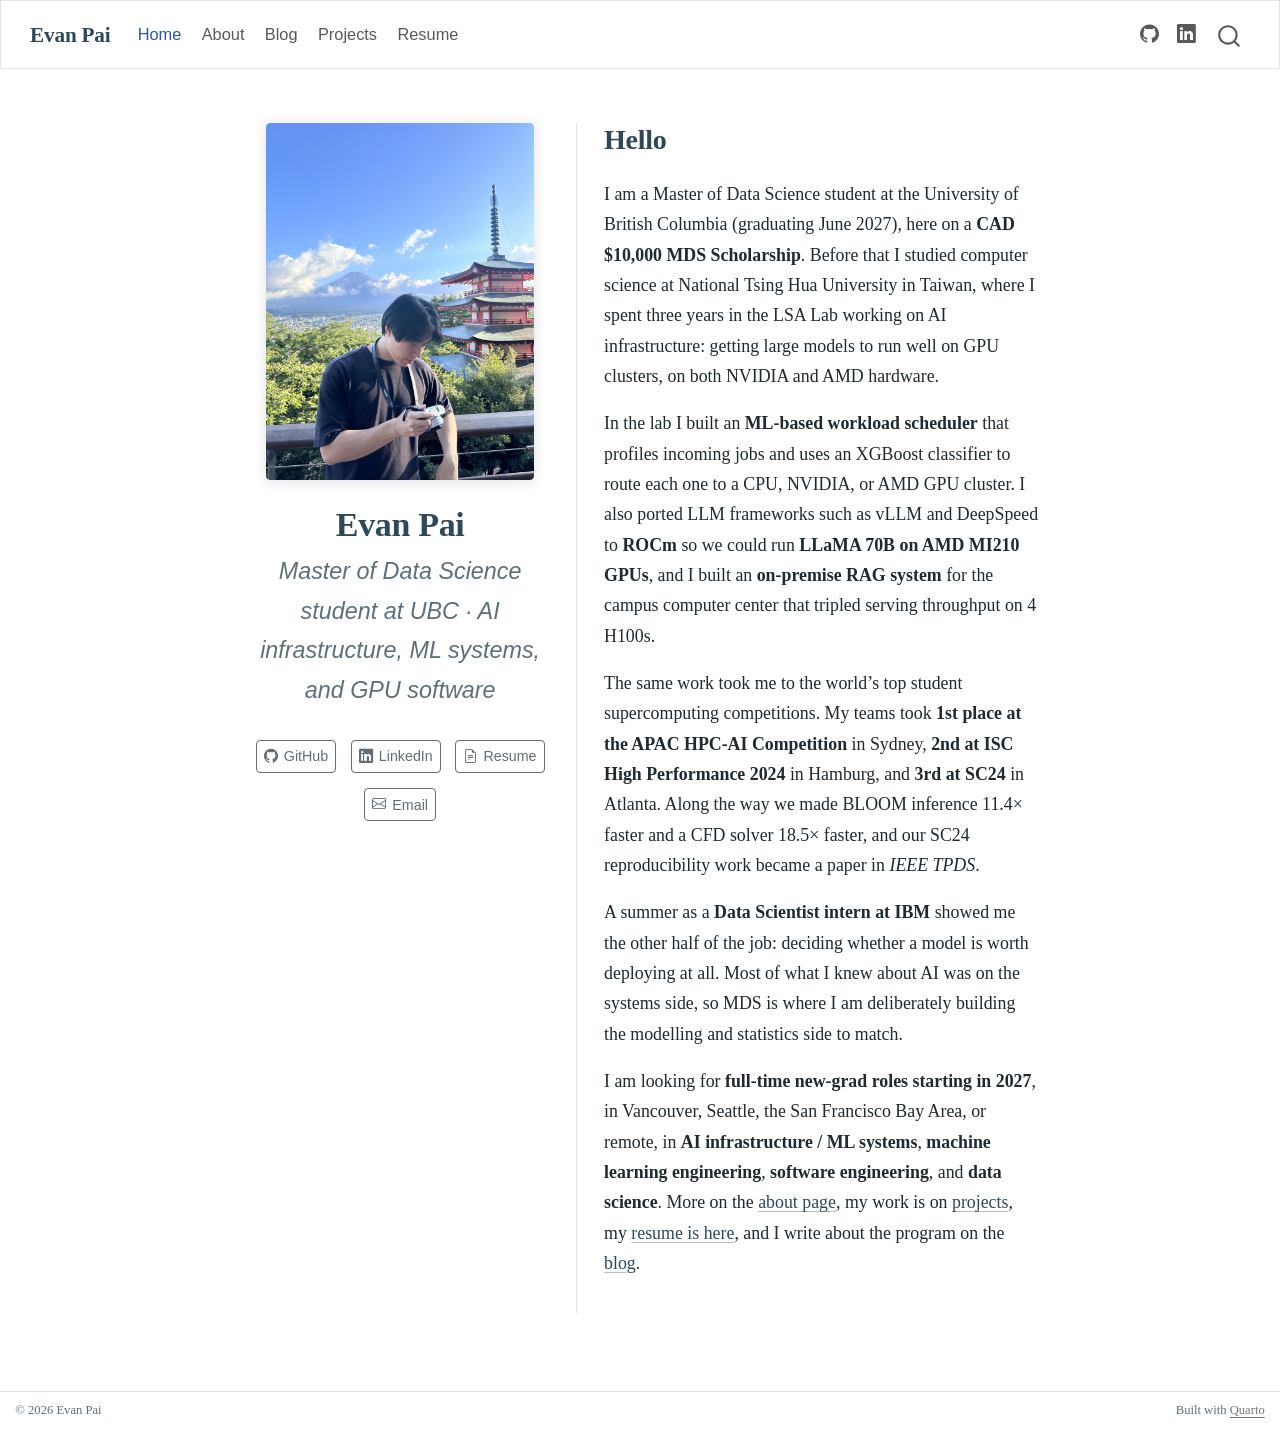
<file: docs/index.html>
<!DOCTYPE html>
<html xmlns="http://www.w3.org/1999/xhtml" lang="en" xml:lang="en"><head>

<meta charset="utf-8">
<meta name="generator" content="quarto-1.10.18">

<meta name="viewport" content="width=device-width, initial-scale=1.0, user-scalable=yes">


<title>Evan Pai</title>
<style>
/* Default styles provided by pandoc.
** See https://pandoc.org/MANUAL.html#variables-for-html for config info.
*/
span.smallcaps{font-variant: small-caps;}
div.columns{display: flex; gap: 1.5em;}
div.column{flex: auto;}
@media screen {
div.columns{gap: min(4vw, 1.5em);}
div.column{overflow-x: auto;}
}
div.hanging-indent{margin-left: 1.5em; text-indent: -1.5em;}
ul.task-list{list-style: none;}
ul.task-list li input[type="checkbox"] {
  width: 0.8em;
  margin: 0 0.8em 0.2em -1em; /* quarto-specific, see https://github.com/quarto-dev/quarto-cli/issues/4556 */ 
  vertical-align: middle;
}
</style>


<script src="site_libs/quarto-nav/quarto-nav.js"></script>
<script src="site_libs/quarto-nav/headroom.min.js"></script>
<script src="site_libs/clipboard/clipboard.min.js"></script>
<script src="site_libs/quarto-search/autocomplete.umd.js"></script>
<script src="site_libs/quarto-search/fuse.min.js"></script>
<script src="site_libs/quarto-search/quarto-search.js"></script>
<meta name="quarto:offset" content="./">
<script src="site_libs/quarto-html/quarto.js" type="module"></script>
<script src="site_libs/quarto-html/tabsets/tabsets.js" type="module"></script>
<script src="site_libs/quarto-html/popper.min.js"></script>
<script src="site_libs/quarto-html/tippy.umd.min.js"></script>
<link href="site_libs/quarto-html/tippy.css" rel="stylesheet">
<link href="site_libs/quarto-html/quarto-syntax-highlighting-64a204ab8560d761af7679ceaba22944.css" rel="stylesheet" id="quarto-text-highlighting-styles">
<script src="site_libs/bootstrap/bootstrap.min.js"></script>
<link href="site_libs/bootstrap/bootstrap-icons.css" rel="stylesheet">
<link href="site_libs/bootstrap/bootstrap-529c26969d27a2a2473a4b9f3bafd9fb.min.css" rel="stylesheet" append-hash="true" id="quarto-bootstrap" data-mode="light">
<script id="quarto-search-options" type="application/json">{
  "location": "navbar",
  "copy-button": false,
  "collapse-after": 3,
  "panel-placement": "end",
  "type": "overlay",
  "limit": 50,
  "keyboard-shortcut": [
    "f",
    "/",
    "s"
  ],
  "show-item-context": false,
  "language": {
    "search-no-results-text": "No results",
    "search-matching-documents-text": "matching documents",
    "search-copy-link-title": "Copy link to search",
    "search-hide-matches-text": "Hide additional matches",
    "search-more-match-text": "more match in this document",
    "search-more-matches-text": "more matches in this document",
    "search-clear-button-title": "Clear",
    "search-text-placeholder": "",
    "search-detached-cancel-button-title": "Cancel",
    "search-submit-button-title": "Submit",
    "search-label": "Search"
  }
}</script>
<style>html{ scroll-behavior: smooth; }</style>


<link rel="stylesheet" href="styles.css">
<meta property="og:title" content="Evan Pai">
<meta property="og:description" content="Master of Data Science student at UBC · AI infrastructure, ML systems, and GPU software">
<meta property="og:image" content="https://evanpai.github.io/images/profile.jpg">
<meta property="og:site_name" content="Evan Pai">
</head>

<body class="nav-fixed fullcontent quarto-light">

<div id="quarto-search-results"></div>
  <header id="quarto-header" class="headroom fixed-top">
    <nav class="navbar navbar-expand-lg " data-bs-theme="dark">
      <div class="navbar-container container-fluid">
      <div class="navbar-brand-container mx-auto">
    <a class="navbar-brand" href="./index.html">
    <span class="navbar-title">Evan Pai</span>
    </a>
  </div>
            <div id="quarto-search" class="" title="Search"></div>
          <button class="navbar-toggler" type="button" data-bs-toggle="collapse" data-bs-target="#navbarCollapse" aria-controls="navbarCollapse" role="menu" aria-expanded="false" aria-label="Toggle navigation" onclick="if (window.quartoToggleHeadroom) { window.quartoToggleHeadroom(); }">
  <span class="navbar-toggler-icon"></span>
</button>
          <div class="collapse navbar-collapse" id="navbarCollapse">
            <ul class="navbar-nav navbar-nav-scroll me-auto">
  <li class="nav-item">
    <a class="nav-link active" href="./index.html" aria-current="page"> 
<span class="menu-text">Home</span></a>
  </li>  
  <li class="nav-item">
    <a class="nav-link" href="./about.html"> 
<span class="menu-text">About</span></a>
  </li>  
  <li class="nav-item">
    <a class="nav-link" href="./blog.html"> 
<span class="menu-text">Blog</span></a>
  </li>  
  <li class="nav-item">
    <a class="nav-link" href="./projects.html"> 
<span class="menu-text">Projects</span></a>
  </li>  
  <li class="nav-item">
    <a class="nav-link" href="./files/EvanPai_Resume.pdf"> 
<span class="menu-text">Resume</span></a>
  </li>  
</ul>
            <ul class="navbar-nav navbar-nav-scroll ms-auto">
  <li class="nav-item compact">
    <a class="nav-link" href="https://github.com/EvanPai"> <i class="bi bi-github" role="img" aria-label="GitHub">
</i> 
<span class="menu-text"></span></a>
  </li>  
  <li class="nav-item compact">
    <a class="nav-link" href="https://www.linkedin.com/in/evanpai/"> <i class="bi bi-linkedin" role="img" aria-label="LinkedIn">
</i> 
<span class="menu-text"></span></a>
  </li>  
</ul>
          </div> <!-- /navcollapse -->
            <div class="quarto-navbar-tools">
</div>
      </div> <!-- /container-fluid -->
    </nav>
</header>
<!-- content -->
<div id="quarto-content" class="quarto-container page-columns page-rows-contents page-layout-article page-navbar">
<!-- sidebar -->
<!-- margin-sidebar -->
    
<!-- main -->
<div class="quarto-about-trestles">
  <div class="about-entity">
    <img src="images/profile.jpg" class="about-image
  rounded " style="width: 15em;">
<header id="title-block-header" class="quarto-title-block default">
<div class="quarto-title">
<h1 class="title">Evan Pai</h1>
<p class="subtitle lead">Master of Data Science student at UBC · AI infrastructure, ML systems, and GPU software</p>
</div>
<div class="quarto-title-meta">
  </div>
</header>
    <div class="about-links">
  <a href="https://github.com/EvanPai" class="about-link" rel="" target="">
    <i class="bi bi-github"></i>
     <span class="about-link-text">GitHub</span>
  </a>
  <a href="https://www.linkedin.com/in/evanpai/" class="about-link" rel="" target="">
    <i class="bi bi-linkedin"></i>
     <span class="about-link-text">LinkedIn</span>
  </a>
  <a href="/files/EvanPai_Resume.pdf" class="about-link" rel="" target="">
    <i class="bi bi-file-earmark-text"></i>
     <span class="about-link-text">Resume</span>
  </a>
  <a href="mailto:evan105pai@gmail.com" class="about-link" rel="" target="">
    <i class="bi bi-envelope"></i>
     <span class="about-link-text">Email</span>
  </a>
</div>
  </div>
  <div class="about-contents"><main class="content" id="quarto-document-content">
<section id="hello" class="level2">
<h2 data-anchor-id="hello">Hello</h2>
<p>I am a Master of Data Science student at the University of British Columbia (graduating June 2027), here on a <strong>CAD $10,000 MDS Scholarship</strong>. Before that I studied computer science at National Tsing Hua University in Taiwan, where I spent three years in the LSA Lab working on AI infrastructure: getting large models to run well on GPU clusters, on both NVIDIA and AMD hardware.</p>
<p>In the lab I built an <strong>ML-based workload scheduler</strong> that profiles incoming jobs and uses an XGBoost classifier to route each one to a CPU, NVIDIA, or AMD GPU cluster. I also ported LLM frameworks such as vLLM and DeepSpeed to <strong>ROCm</strong> so we could run <strong>LLaMA 70B on AMD MI210 GPUs</strong>, and I built an <strong>on-premise RAG system</strong> for the campus computer center that tripled serving throughput on 4 H100s.</p>
<p>The same work took me to the world’s top student supercomputing competitions. My teams took <strong>1st place at the APAC HPC-AI Competition</strong> in Sydney, <strong>2nd at ISC High Performance 2024</strong> in Hamburg, and <strong>3rd at SC24</strong> in Atlanta. Along the way we made BLOOM inference 11.4× faster and a CFD solver 18.5× faster, and our SC24 reproducibility work became a paper in <em>IEEE TPDS</em>.</p>
<p>A summer as a <strong>Data Scientist intern at IBM</strong> showed me the other half of the job: deciding whether a model is worth deploying at all. Most of what I knew about AI was on the systems side, so MDS is where I am deliberately building the modelling and statistics side to match.</p>
<p>I am looking for <strong>full-time new-grad roles starting in 2027</strong>, in Vancouver, Seattle, the San Francisco Bay Area, or remote, in <strong>AI infrastructure / ML systems</strong>, <strong>machine learning engineering</strong>, <strong>software engineering</strong>, and <strong>data science</strong>. More on the <a href="./about.html">about page</a>, my work is on <a href="./projects.html">projects</a>, my <a href="files/EvanPai_Resume.pdf">resume is here</a>, and I write about the program on the <a href="./blog.html">blog</a>.</p>


</section>
</main></div>
</div>
 <!-- /main -->
<script>
  // Give each photo in a .photo-row a flex-grow equal to its aspect ratio,
  // so every photo in the row renders at exactly the same height without
  // cropping. Recomputed from the real image, so swapping a photo just works.
  document.addEventListener("DOMContentLoaded", function () {
    document.querySelectorAll(".photo-row > .photo-cell").forEach(function (cell) {
      var img = cell.querySelector("img");
      if (!img) return;
      var apply = function () {
        if (img.naturalWidth && img.naturalHeight) {
          cell.style.flexGrow = img.naturalWidth / img.naturalHeight;
        }
      };
      if (img.complete) apply(); else img.addEventListener("load", apply);
    });
  });
</script>
<script id="quarto-html-after-body" type="application/javascript">
  window.document.addEventListener("DOMContentLoaded", function (event) {
    const isCodeAnnotation = (el) => {
      for (const clz of el.classList) {
        if (clz.startsWith('code-annotation-')) {                     
          return true;
        }
      }
      return false;
    }
    const onCopySuccess = function(e) {
      // button target
      const button = e.trigger;
      // don't keep focus
      button.blur();
      // flash "checked"
      button.classList.add('code-copy-button-checked');
      var currentTitle = button.getAttribute("title");
      button.setAttribute("title", "Copied!");
      let tooltip;
      if (window.bootstrap) {
        button.setAttribute("data-bs-toggle", "tooltip");
        button.setAttribute("data-bs-placement", "left");
        button.setAttribute("data-bs-title", "Copied!");
        tooltip = new bootstrap.Tooltip(button, 
          { trigger: "manual", 
            customClass: "code-copy-button-tooltip",
            offset: [0, -8]});
        tooltip.show();    
      }
      setTimeout(function() {
        if (tooltip) {
          tooltip.hide();
          button.removeAttribute("data-bs-title");
          button.removeAttribute("data-bs-toggle");
          button.removeAttribute("data-bs-placement");
        }
        button.setAttribute("title", currentTitle);
        button.classList.remove('code-copy-button-checked');
      }, 1000);
      // clear code selection
      e.clearSelection();
    }
    const getTextToCopy = function(trigger) {
      const outerScaffold = trigger.parentElement.cloneNode(true);
      const codeEl = outerScaffold.querySelector('code');
      for (const childEl of codeEl.children) {
        if (isCodeAnnotation(childEl)) {
          childEl.remove();
        }
      }
      return codeEl.innerText;
    }
    const clipboard = new window.ClipboardJS('.code-copy-button:not([data-in-quarto-modal])', {
      text: getTextToCopy
    });
    clipboard.on('success', onCopySuccess);
    if (window.document.getElementById('quarto-embedded-source-code-modal')) {
      const clipboardModal = new window.ClipboardJS('.code-copy-button[data-in-quarto-modal]', {
        text: getTextToCopy,
        container: window.document.getElementById('quarto-embedded-source-code-modal')
      });
      clipboardModal.on('success', onCopySuccess);
    }
      var localhostRegex = new RegExp(/^(?:http|https):\/\/localhost\:?[0-9]*\//);
      var mailtoRegex = new RegExp(/^mailto:/);
        var filterRegex = new RegExp("https:\/\/evanpai\.github\.io");
      var isInternal = (href) => {
          return filterRegex.test(href) || localhostRegex.test(href) || mailtoRegex.test(href);
      }
      // Inspect non-navigation links and adorn them if external
     var links = window.document.querySelectorAll('a[href]:not(.nav-link):not(.navbar-brand):not(.toc-action):not(.sidebar-link):not(.sidebar-item-toggle):not(.pagination-link):not(.no-external):not([aria-hidden]):not(.dropdown-item):not(.quarto-navigation-tool):not(.about-link)');
      for (var i=0; i<links.length; i++) {
        const link = links[i];
        if (!isInternal(link.href)) {
          // undo the damage that might have been done by quarto-nav.js in the case of
          // links that we want to consider external
          if (link.dataset.originalHref !== undefined) {
            link.href = link.dataset.originalHref;
          }
            // target, if specified
            link.setAttribute("target", "_blank");
            if (link.getAttribute("rel") === null) {
              link.setAttribute("rel", "noopener");
            }
        }
      }
    function tippyHover(el, contentFn, onTriggerFn, onUntriggerFn) {
      const config = {
        allowHTML: true,
        maxWidth: 500,
        delay: 100,
        arrow: false,
        appendTo: function(el) {
            return el.parentElement;
        },
        interactive: true,
        interactiveBorder: 10,
        theme: 'quarto',
        placement: 'bottom-start',
      };
      if (contentFn) {
        config.content = contentFn;
      }
      if (onTriggerFn) {
        config.onTrigger = onTriggerFn;
      }
      if (onUntriggerFn) {
        config.onUntrigger = onUntriggerFn;
      }
      window.tippy(el, config); 
    }
    const noterefs = window.document.querySelectorAll('a[role="doc-noteref"]');
    for (var i=0; i<noterefs.length; i++) {
      const ref = noterefs[i];
      tippyHover(ref, function() {
        // use id or data attribute instead here
        let href = ref.getAttribute('data-footnote-href') || ref.getAttribute('href');
        try { href = new URL(href).hash; } catch {}
        const id = href.replace(/^#\/?/, "");
        const note = window.document.getElementById(id);
        if (note) {
          return note.innerHTML;
        } else {
          return "";
        }
      });
    }
    const xrefs = window.document.querySelectorAll('a.quarto-xref');
    const processXRef = (id, note) => {
      // Strip column container classes
      const stripColumnClz = (el) => {
        el.classList.remove("page-full", "page-columns");
        if (el.children) {
          for (const child of el.children) {
            stripColumnClz(child);
          }
        }
      }
      stripColumnClz(note)
      if (id === null || id.startsWith('sec-')) {
        // Special case sections, only their first couple elements
        const container = document.createElement("div");
        if (note.children && note.children.length > 2) {
          container.appendChild(note.children[0].cloneNode(true));
          for (let i = 1; i < note.children.length; i++) {
            const child = note.children[i];
            if (child.tagName === "P" && child.innerText === "") {
              continue;
            } else {
              container.appendChild(child.cloneNode(true));
              break;
            }
          }
          if (window.Quarto?.typesetMath) {
            window.Quarto.typesetMath(container);
          }
          return container.innerHTML
        } else {
          if (window.Quarto?.typesetMath) {
            window.Quarto.typesetMath(note);
          }
          return note.innerHTML;
        }
      } else {
        // Remove any anchor links if they are present
        const anchorLink = note.querySelector('a.anchorjs-link');
        if (anchorLink) {
          anchorLink.remove();
        }
        if (window.Quarto?.typesetMath) {
          window.Quarto.typesetMath(note);
        }
        if (note.classList.contains("callout")) {
          return note.outerHTML;
        } else {
          return note.innerHTML;
        }
      }
    }
    for (var i=0; i<xrefs.length; i++) {
      const xref = xrefs[i];
      tippyHover(xref, undefined, function(instance) {
        instance.disable();
        let url = xref.getAttribute('href');
        let hash = undefined; 
        if (url.startsWith('#')) {
          hash = url;
        } else {
          try { hash = new URL(url).hash; } catch {}
        }
        if (hash) {
          const id = hash.replace(/^#\/?/, "");
          const note = window.document.getElementById(id);
          if (note !== null) {
            try {
              const html = processXRef(id, note.cloneNode(true));
              instance.setContent(html);
            } finally {
              instance.enable();
              instance.show();
            }
          } else {
            // See if we can fetch this
            fetch(url.split('#')[0])
            .then(res => res.text())
            .then(html => {
              const parser = new DOMParser();
              const htmlDoc = parser.parseFromString(html, "text/html");
              const note = htmlDoc.getElementById(id);
              if (note !== null) {
                const html = processXRef(id, note);
                instance.setContent(html);
              } 
            }).finally(() => {
              instance.enable();
              instance.show();
            });
          }
        } else {
          // See if we can fetch a full url (with no hash to target)
          // This is a special case and we should probably do some content thinning / targeting
          fetch(url)
          .then(res => res.text())
          .then(html => {
            const parser = new DOMParser();
            const htmlDoc = parser.parseFromString(html, "text/html");
            const note = htmlDoc.querySelector('main.content');
            if (note !== null) {
              // This should only happen for chapter cross references
              // (since there is no id in the URL)
              // remove the first header
              if (note.children.length > 0 && note.children[0].tagName === "HEADER") {
                note.children[0].remove();
              }
              const html = processXRef(null, note);
              instance.setContent(html);
            } 
          }).finally(() => {
            instance.enable();
            instance.show();
          });
        }
      }, function(instance) {
      });
    }
        let selectedAnnoteEl;
        const selectorForAnnotation = ( cell, annotation) => {
          let cellAttr = 'data-code-cell="' + cell + '"';
          let lineAttr = 'data-code-annotation="' +  annotation + '"';
          const selector = 'span[' + cellAttr + '][' + lineAttr + ']';
          return selector;
        }
        const selectCodeLines = (annoteEl) => {
          const doc = window.document;
          const targetCell = annoteEl.getAttribute("data-target-cell");
          const targetAnnotation = annoteEl.getAttribute("data-target-annotation");
          const annoteSpan = window.document.querySelector(selectorForAnnotation(targetCell, targetAnnotation));
          const lines = annoteSpan.getAttribute("data-code-lines").split(",");
          const lineIds = lines.map((line) => {
            return targetCell + "-" + line;
          })
          let top = null;
          let height = null;
          let parent = null;
          if (lineIds.length > 0) {
              //compute the position of the single el (top and bottom and make a div)
              const el = window.document.getElementById(lineIds[0]);
              top = el.offsetTop;
              height = el.offsetHeight;
              parent = el.parentElement.parentElement;
            if (lineIds.length > 1) {
              const lastEl = window.document.getElementById(lineIds[lineIds.length - 1]);
              const bottom = lastEl.offsetTop + lastEl.offsetHeight;
              height = bottom - top;
            }
            if (top !== null && height !== null && parent !== null) {
              // cook up a div (if necessary) and position it 
              let div = window.document.getElementById("code-annotation-line-highlight");
              if (div === null) {
                div = window.document.createElement("div");
                div.setAttribute("id", "code-annotation-line-highlight");
                div.style.position = 'absolute';
                parent.appendChild(div);
              }
              div.style.top = top - 2 + "px";
              div.style.height = height + 4 + "px";
              div.style.left = 0;
              let gutterDiv = window.document.getElementById("code-annotation-line-highlight-gutter");
              if (gutterDiv === null) {
                gutterDiv = window.document.createElement("div");
                gutterDiv.setAttribute("id", "code-annotation-line-highlight-gutter");
                gutterDiv.style.position = 'absolute';
                const codeCell = window.document.getElementById(targetCell);
                const gutter = codeCell.querySelector('.code-annotation-gutter');
                gutter.appendChild(gutterDiv);
              }
              gutterDiv.style.top = top - 2 + "px";
              gutterDiv.style.height = height + 4 + "px";
            }
            selectedAnnoteEl = annoteEl;
          }
        };
        const unselectCodeLines = () => {
          const elementsIds = ["code-annotation-line-highlight", "code-annotation-line-highlight-gutter"];
          elementsIds.forEach((elId) => {
            const div = window.document.getElementById(elId);
            if (div) {
              div.remove();
            }
          });
          selectedAnnoteEl = undefined;
        };
          // Handle positioning of the toggle
      window.addEventListener(
        "resize",
        throttle(() => {
          elRect = undefined;
          if (selectedAnnoteEl) {
            selectCodeLines(selectedAnnoteEl);
          }
        }, 10)
      );
      function throttle(fn, ms) {
      let throttle = false;
      let timer;
        return (...args) => {
          if(!throttle) { // first call gets through
              fn.apply(this, args);
              throttle = true;
          } else { // all the others get throttled
              if(timer) clearTimeout(timer); // cancel #2
              timer = setTimeout(() => {
                fn.apply(this, args);
                timer = throttle = false;
              }, ms);
          }
        };
      }
        // Attach click handler to the DT
        const annoteDls = window.document.querySelectorAll('dt[data-target-cell]');
        for (const annoteDlNode of annoteDls) {
          annoteDlNode.addEventListener('click', (event) => {
            const clickedEl = event.target;
            if (clickedEl !== selectedAnnoteEl) {
              unselectCodeLines();
              const activeEl = window.document.querySelector('dt[data-target-cell].code-annotation-active');
              if (activeEl) {
                activeEl.classList.remove('code-annotation-active');
              }
              selectCodeLines(clickedEl);
              clickedEl.classList.add('code-annotation-active');
            } else {
              // Unselect the line
              unselectCodeLines();
              clickedEl.classList.remove('code-annotation-active');
            }
          });
        }
    const findCites = (el) => {
      const parentEl = el.parentElement;
      if (parentEl) {
        const cites = parentEl.dataset.cites;
        if (cites) {
          return {
            el,
            cites: cites.split(' ')
          };
        } else {
          return findCites(el.parentElement)
        }
      } else {
        return undefined;
      }
    };
    var bibliorefs = window.document.querySelectorAll('a[role="doc-biblioref"]');
    for (var i=0; i<bibliorefs.length; i++) {
      const ref = bibliorefs[i];
      const citeInfo = findCites(ref);
      if (citeInfo) {
        tippyHover(citeInfo.el, function() {
          var popup = window.document.createElement('div');
          citeInfo.cites.forEach(function(cite) {
            var citeDiv = window.document.createElement('div');
            citeDiv.classList.add('hanging-indent');
            citeDiv.classList.add('csl-entry');
            var biblioDiv = window.document.getElementById('ref-' + cite);
            if (biblioDiv) {
              citeDiv.innerHTML = biblioDiv.innerHTML;
            }
            popup.appendChild(citeDiv);
          });
          return popup.innerHTML;
        });
      }
    }
  });
  </script>
</div> <!-- /content -->
<footer class="footer">
  <div class="nav-footer">
    <div class="nav-footer-left">
<p>© 2026 Evan Pai</p>
</div>   
    <div class="nav-footer-center">
      &nbsp;
    </div>
    <div class="nav-footer-right">
<p>Built with <a href="https://quarto.org">Quarto</a></p>
</div>
  </div>
</footer>




<script src="site_libs/quarto-html/zenscroll-min.js"></script>
</body></html>
</file>
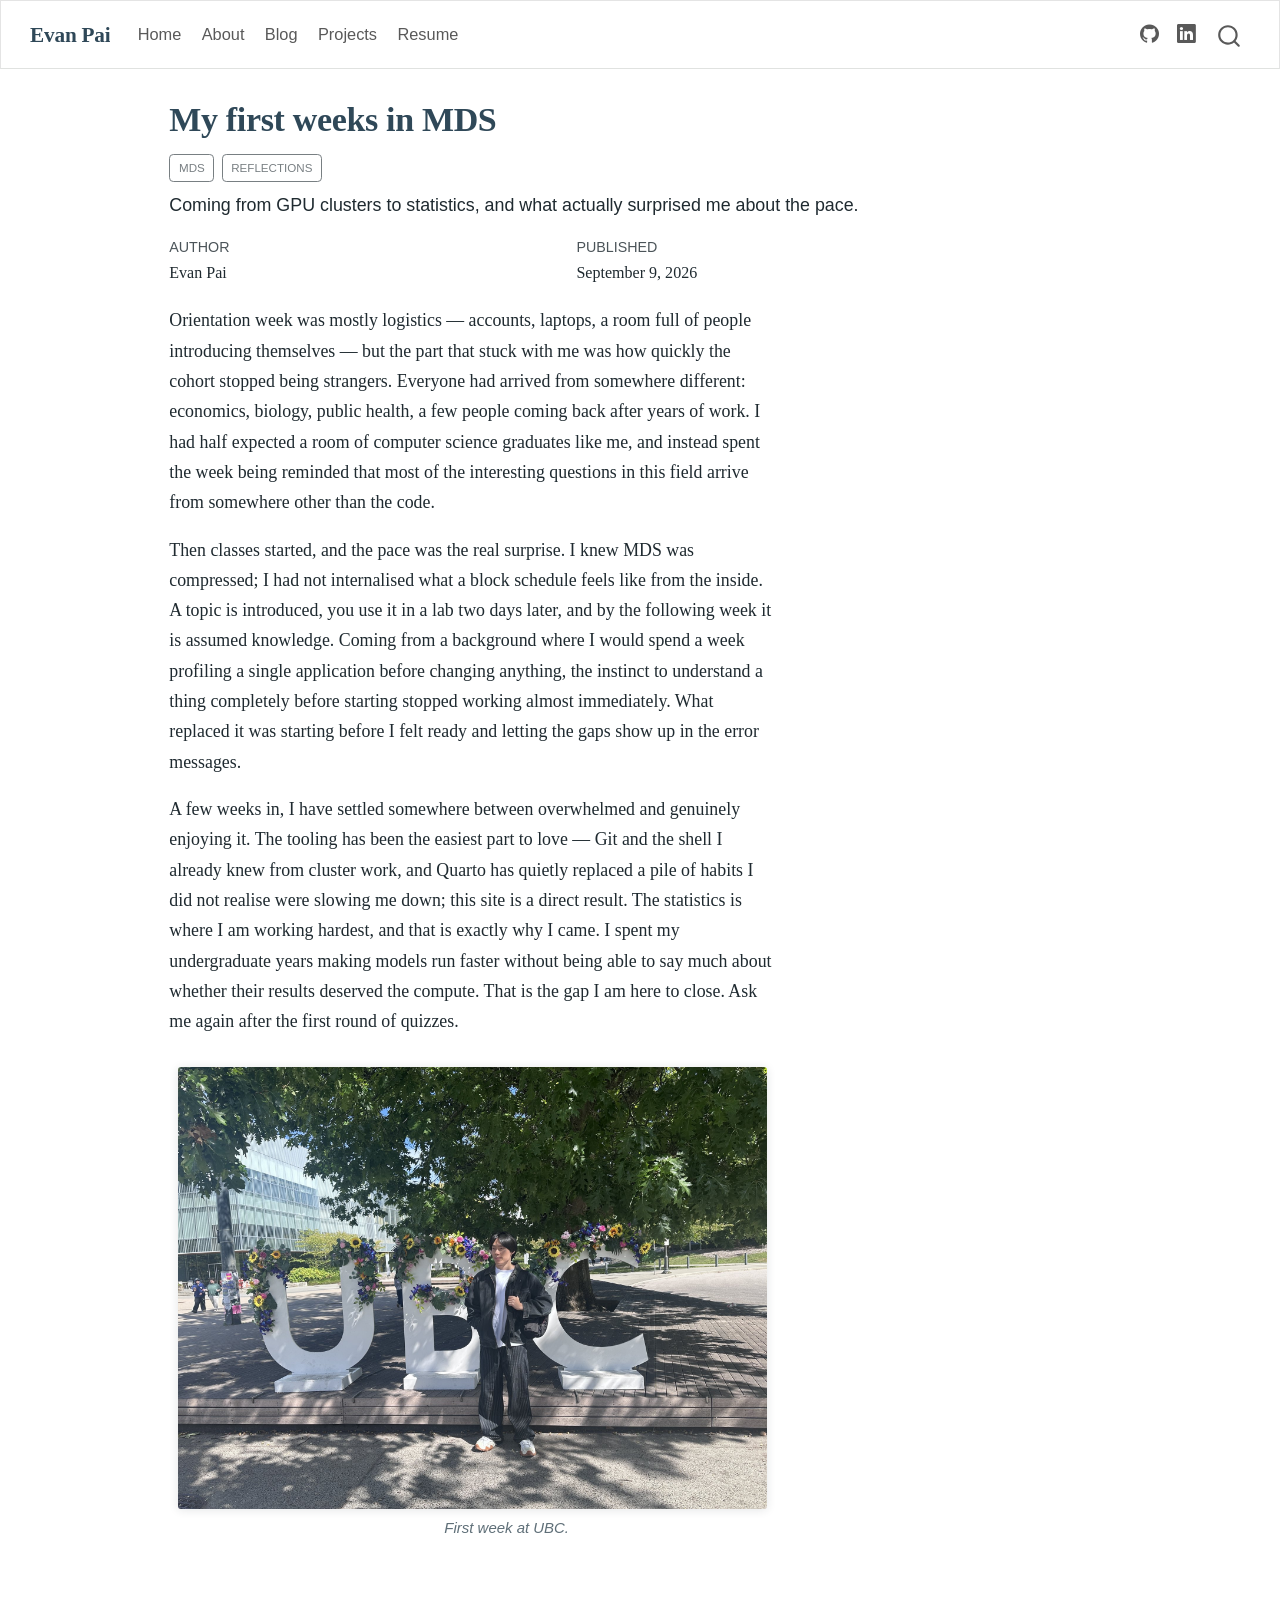
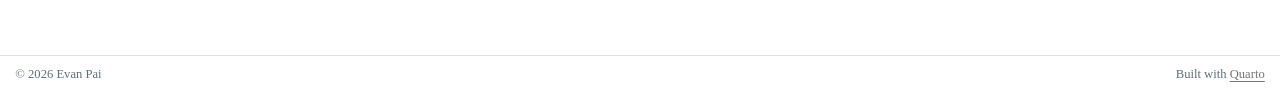
<file: docs/posts/first-weeks/index.html>
<!DOCTYPE html>
<html xmlns="http://www.w3.org/1999/xhtml" lang="en" xml:lang="en"><head>

<meta charset="utf-8">
<meta name="generator" content="quarto-1.10.18">

<meta name="viewport" content="width=device-width, initial-scale=1.0, user-scalable=yes">

<meta name="author" content="Evan Pai">
<meta name="dcterms.date" content="2026-09-09">
<meta name="description" content="Coming from GPU clusters to statistics, and what actually surprised me about the pace.">

<title>My first weeks in MDS – Evan Pai</title>
<style>
/* Default styles provided by pandoc.
** See https://pandoc.org/MANUAL.html#variables-for-html for config info.
*/
span.smallcaps{font-variant: small-caps;}
div.columns{display: flex; gap: 1.5em;}
div.column{flex: auto;}
@media screen {
div.columns{gap: min(4vw, 1.5em);}
div.column{overflow-x: auto;}
}
div.hanging-indent{margin-left: 1.5em; text-indent: -1.5em;}
ul.task-list{list-style: none;}
ul.task-list li input[type="checkbox"] {
  width: 0.8em;
  margin: 0 0.8em 0.2em -1em; /* quarto-specific, see https://github.com/quarto-dev/quarto-cli/issues/4556 */ 
  vertical-align: middle;
}
</style>


<script src="../../site_libs/quarto-nav/quarto-nav.js"></script>
<script src="../../site_libs/quarto-nav/headroom.min.js"></script>
<script src="../../site_libs/clipboard/clipboard.min.js"></script>
<script src="../../site_libs/quarto-search/autocomplete.umd.js"></script>
<script src="../../site_libs/quarto-search/fuse.min.js"></script>
<script src="../../site_libs/quarto-search/quarto-search.js"></script>
<meta name="quarto:offset" content="../../">
<script src="../../site_libs/quarto-html/quarto.js" type="module"></script>
<script src="../../site_libs/quarto-html/tabsets/tabsets.js" type="module"></script>
<script src="../../site_libs/quarto-html/popper.min.js"></script>
<script src="../../site_libs/quarto-html/tippy.umd.min.js"></script>
<script src="../../site_libs/quarto-html/anchor.min.js"></script>
<link href="../../site_libs/quarto-html/tippy.css" rel="stylesheet">
<link href="../../site_libs/quarto-html/quarto-syntax-highlighting-64a204ab8560d761af7679ceaba22944.css" rel="stylesheet" id="quarto-text-highlighting-styles">
<script src="../../site_libs/bootstrap/bootstrap.min.js"></script>
<link href="../../site_libs/bootstrap/bootstrap-icons.css" rel="stylesheet">
<link href="../../site_libs/bootstrap/bootstrap-529c26969d27a2a2473a4b9f3bafd9fb.min.css" rel="stylesheet" append-hash="true" id="quarto-bootstrap" data-mode="light">
<script src="../../site_libs/quarto-contrib/glightbox/glightbox.min.js"></script>
<link href="../../site_libs/quarto-contrib/glightbox/glightbox.min.css" rel="stylesheet">
<link href="../../site_libs/quarto-contrib/glightbox/lightbox.css" rel="stylesheet">
<script id="quarto-search-options" type="application/json">{
  "location": "navbar",
  "copy-button": false,
  "collapse-after": 3,
  "panel-placement": "end",
  "type": "overlay",
  "limit": 50,
  "keyboard-shortcut": [
    "f",
    "/",
    "s"
  ],
  "show-item-context": false,
  "language": {
    "search-no-results-text": "No results",
    "search-matching-documents-text": "matching documents",
    "search-copy-link-title": "Copy link to search",
    "search-hide-matches-text": "Hide additional matches",
    "search-more-match-text": "more match in this document",
    "search-more-matches-text": "more matches in this document",
    "search-clear-button-title": "Clear",
    "search-text-placeholder": "",
    "search-detached-cancel-button-title": "Cancel",
    "search-submit-button-title": "Submit",
    "search-label": "Search"
  }
}</script>
<style>html{ scroll-behavior: smooth; }</style>


<link rel="stylesheet" href="../../styles.css">
<meta property="og:title" content="My first weeks in MDS – Evan Pai">
<meta property="og:description" content="Coming from GPU clusters to statistics, and what actually surprised me about the pace.">
<meta property="og:image" content="https://evanpai.github.io/posts/first-weeks/first-weeks.jpg">
<meta property="og:site_name" content="Evan Pai">
</head>

<body class="nav-fixed quarto-light">

<div id="quarto-search-results"></div>
  <header id="quarto-header" class="headroom fixed-top">
    <nav class="navbar navbar-expand-lg " data-bs-theme="dark">
      <div class="navbar-container container-fluid">
      <div class="navbar-brand-container mx-auto">
    <a class="navbar-brand" href="../../index.html">
    <span class="navbar-title">Evan Pai</span>
    </a>
  </div>
            <div id="quarto-search" class="" title="Search"></div>
          <button class="navbar-toggler" type="button" data-bs-toggle="collapse" data-bs-target="#navbarCollapse" aria-controls="navbarCollapse" role="menu" aria-expanded="false" aria-label="Toggle navigation" onclick="if (window.quartoToggleHeadroom) { window.quartoToggleHeadroom(); }">
  <span class="navbar-toggler-icon"></span>
</button>
          <div class="collapse navbar-collapse" id="navbarCollapse">
            <ul class="navbar-nav navbar-nav-scroll me-auto">
  <li class="nav-item">
    <a class="nav-link" href="../../index.html"> 
<span class="menu-text">Home</span></a>
  </li>  
  <li class="nav-item">
    <a class="nav-link" href="../../about.html"> 
<span class="menu-text">About</span></a>
  </li>  
  <li class="nav-item">
    <a class="nav-link" href="../../blog.html"> 
<span class="menu-text">Blog</span></a>
  </li>  
  <li class="nav-item">
    <a class="nav-link" href="../../projects.html"> 
<span class="menu-text">Projects</span></a>
  </li>  
  <li class="nav-item">
    <a class="nav-link" href="../../files/EvanPai_Resume.pdf"> 
<span class="menu-text">Resume</span></a>
  </li>  
</ul>
            <ul class="navbar-nav navbar-nav-scroll ms-auto">
  <li class="nav-item compact">
    <a class="nav-link" href="https://github.com/EvanPai"> <i class="bi bi-github" role="img" aria-label="GitHub">
</i> 
<span class="menu-text"></span></a>
  </li>  
  <li class="nav-item compact">
    <a class="nav-link" href="https://www.linkedin.com/in/evanpai/"> <i class="bi bi-linkedin" role="img" aria-label="LinkedIn">
</i> 
<span class="menu-text"></span></a>
  </li>  
</ul>
          </div> <!-- /navcollapse -->
            <div class="quarto-navbar-tools">
</div>
      </div> <!-- /container-fluid -->
    </nav>
</header>
<!-- content -->
<div id="quarto-content" class="quarto-container page-columns page-rows-contents page-layout-article page-navbar">
<!-- sidebar -->
<!-- margin-sidebar -->
    <div id="quarto-margin-sidebar" class="sidebar margin-sidebar zindex-bottom">
        
    </div>
<!-- main -->
<main class="content" id="quarto-document-content">

<header id="title-block-header" class="quarto-title-block default">
<div class="quarto-title">
<h1 class="title">My first weeks in MDS</h1>
  <div class="quarto-categories">
    <div class="quarto-category">MDS</div>
    <div class="quarto-category">reflections</div>
  </div>
  </div>

<div>
  <div class="description">
    Coming from GPU clusters to statistics, and what actually surprised me about the pace.
  </div>
</div>


<div class="quarto-title-meta">

    <div>
    <div class="quarto-title-meta-heading">Author</div>
    <div class="quarto-title-meta-contents">
             <p>Evan Pai </p>
          </div>
  </div>
    
    <div>
    <div class="quarto-title-meta-heading">Published</div>
    <div class="quarto-title-meta-contents">
      <p class="date">September 9, 2026</p>
    </div>
  </div>
  
    
  </div>
  


</header>


<p>Orientation week was mostly logistics — accounts, laptops, a room full of people introducing themselves — but the part that stuck with me was how quickly the cohort stopped being strangers. Everyone had arrived from somewhere different: economics, biology, public health, a few people coming back after years of work. I had half expected a room of computer science graduates like me, and instead spent the week being reminded that most of the interesting questions in this field arrive from somewhere other than the code.</p>
<p>Then classes started, and the pace was the real surprise. I knew MDS was compressed; I had not internalised what a block schedule feels like from the inside. A topic is introduced, you use it in a lab two days later, and by the following week it is assumed knowledge. Coming from a background where I would spend a week profiling a single application before changing anything, the instinct to understand a thing completely before starting stopped working almost immediately. What replaced it was starting before I felt ready and letting the gaps show up in the error messages.</p>
<p>A few weeks in, I have settled somewhere between overwhelmed and genuinely enjoying it. The tooling has been the easiest part to love — Git and the shell I already knew from cluster work, and Quarto has quietly replaced a pile of habits I did not realise were slowing me down; this site is a direct result. The statistics is where I am working hardest, and that is exactly why I came. I spent my undergraduate years making models run faster without being able to say much about whether their results deserved the compute. That is the gap I am here to close. Ask me again after the first round of quizzes.</p>
<div class="photo-single">
<div class="quarto-figure quarto-figure-center">
<figure class="figure">
<p><a href="first-weeks.jpg" class="lightbox" data-gallery="quarto-lightbox-gallery-1" title="First week at UBC."><img src="first-weeks.jpg" class="img-fluid figure-img" alt="First week at UBC."></a></p>
<figcaption>First week at UBC.</figcaption>
</figure>
</div>
</div>



</main> <!-- /main -->
<script>
  // Give each photo in a .photo-row a flex-grow equal to its aspect ratio,
  // so every photo in the row renders at exactly the same height without
  // cropping. Recomputed from the real image, so swapping a photo just works.
  document.addEventListener("DOMContentLoaded", function () {
    document.querySelectorAll(".photo-row > .photo-cell").forEach(function (cell) {
      var img = cell.querySelector("img");
      if (!img) return;
      var apply = function () {
        if (img.naturalWidth && img.naturalHeight) {
          cell.style.flexGrow = img.naturalWidth / img.naturalHeight;
        }
      };
      if (img.complete) apply(); else img.addEventListener("load", apply);
    });
  });
</script>
<script id="quarto-html-after-body" type="application/javascript">
  window.document.addEventListener("DOMContentLoaded", function (event) {
    const icon = "";
    const anchorJS = new window.AnchorJS();
    anchorJS.options = {
      placement: 'right',
      icon: icon
    };
    anchorJS.add('.anchored');
    const isCodeAnnotation = (el) => {
      for (const clz of el.classList) {
        if (clz.startsWith('code-annotation-')) {                     
          return true;
        }
      }
      return false;
    }
    const onCopySuccess = function(e) {
      // button target
      const button = e.trigger;
      // don't keep focus
      button.blur();
      // flash "checked"
      button.classList.add('code-copy-button-checked');
      var currentTitle = button.getAttribute("title");
      button.setAttribute("title", "Copied!");
      let tooltip;
      if (window.bootstrap) {
        button.setAttribute("data-bs-toggle", "tooltip");
        button.setAttribute("data-bs-placement", "left");
        button.setAttribute("data-bs-title", "Copied!");
        tooltip = new bootstrap.Tooltip(button, 
          { trigger: "manual", 
            customClass: "code-copy-button-tooltip",
            offset: [0, -8]});
        tooltip.show();    
      }
      setTimeout(function() {
        if (tooltip) {
          tooltip.hide();
          button.removeAttribute("data-bs-title");
          button.removeAttribute("data-bs-toggle");
          button.removeAttribute("data-bs-placement");
        }
        button.setAttribute("title", currentTitle);
        button.classList.remove('code-copy-button-checked');
      }, 1000);
      // clear code selection
      e.clearSelection();
    }
    const getTextToCopy = function(trigger) {
      const outerScaffold = trigger.parentElement.cloneNode(true);
      const codeEl = outerScaffold.querySelector('code');
      for (const childEl of codeEl.children) {
        if (isCodeAnnotation(childEl)) {
          childEl.remove();
        }
      }
      return codeEl.innerText;
    }
    const clipboard = new window.ClipboardJS('.code-copy-button:not([data-in-quarto-modal])', {
      text: getTextToCopy
    });
    clipboard.on('success', onCopySuccess);
    if (window.document.getElementById('quarto-embedded-source-code-modal')) {
      const clipboardModal = new window.ClipboardJS('.code-copy-button[data-in-quarto-modal]', {
        text: getTextToCopy,
        container: window.document.getElementById('quarto-embedded-source-code-modal')
      });
      clipboardModal.on('success', onCopySuccess);
    }
      var localhostRegex = new RegExp(/^(?:http|https):\/\/localhost\:?[0-9]*\//);
      var mailtoRegex = new RegExp(/^mailto:/);
        var filterRegex = new RegExp("https:\/\/evanpai\.github\.io");
      var isInternal = (href) => {
          return filterRegex.test(href) || localhostRegex.test(href) || mailtoRegex.test(href);
      }
      // Inspect non-navigation links and adorn them if external
     var links = window.document.querySelectorAll('a[href]:not(.nav-link):not(.navbar-brand):not(.toc-action):not(.sidebar-link):not(.sidebar-item-toggle):not(.pagination-link):not(.no-external):not([aria-hidden]):not(.dropdown-item):not(.quarto-navigation-tool):not(.about-link)');
      for (var i=0; i<links.length; i++) {
        const link = links[i];
        if (!isInternal(link.href)) {
          // undo the damage that might have been done by quarto-nav.js in the case of
          // links that we want to consider external
          if (link.dataset.originalHref !== undefined) {
            link.href = link.dataset.originalHref;
          }
            // target, if specified
            link.setAttribute("target", "_blank");
            if (link.getAttribute("rel") === null) {
              link.setAttribute("rel", "noopener");
            }
        }
      }
    function tippyHover(el, contentFn, onTriggerFn, onUntriggerFn) {
      const config = {
        allowHTML: true,
        maxWidth: 500,
        delay: 100,
        arrow: false,
        appendTo: function(el) {
            return el.parentElement;
        },
        interactive: true,
        interactiveBorder: 10,
        theme: 'quarto',
        placement: 'bottom-start',
      };
      if (contentFn) {
        config.content = contentFn;
      }
      if (onTriggerFn) {
        config.onTrigger = onTriggerFn;
      }
      if (onUntriggerFn) {
        config.onUntrigger = onUntriggerFn;
      }
      window.tippy(el, config); 
    }
    const noterefs = window.document.querySelectorAll('a[role="doc-noteref"]');
    for (var i=0; i<noterefs.length; i++) {
      const ref = noterefs[i];
      tippyHover(ref, function() {
        // use id or data attribute instead here
        let href = ref.getAttribute('data-footnote-href') || ref.getAttribute('href');
        try { href = new URL(href).hash; } catch {}
        const id = href.replace(/^#\/?/, "");
        const note = window.document.getElementById(id);
        if (note) {
          return note.innerHTML;
        } else {
          return "";
        }
      });
    }
    const xrefs = window.document.querySelectorAll('a.quarto-xref');
    const processXRef = (id, note) => {
      // Strip column container classes
      const stripColumnClz = (el) => {
        el.classList.remove("page-full", "page-columns");
        if (el.children) {
          for (const child of el.children) {
            stripColumnClz(child);
          }
        }
      }
      stripColumnClz(note)
      if (id === null || id.startsWith('sec-')) {
        // Special case sections, only their first couple elements
        const container = document.createElement("div");
        if (note.children && note.children.length > 2) {
          container.appendChild(note.children[0].cloneNode(true));
          for (let i = 1; i < note.children.length; i++) {
            const child = note.children[i];
            if (child.tagName === "P" && child.innerText === "") {
              continue;
            } else {
              container.appendChild(child.cloneNode(true));
              break;
            }
          }
          if (window.Quarto?.typesetMath) {
            window.Quarto.typesetMath(container);
          }
          return container.innerHTML
        } else {
          if (window.Quarto?.typesetMath) {
            window.Quarto.typesetMath(note);
          }
          return note.innerHTML;
        }
      } else {
        // Remove any anchor links if they are present
        const anchorLink = note.querySelector('a.anchorjs-link');
        if (anchorLink) {
          anchorLink.remove();
        }
        if (window.Quarto?.typesetMath) {
          window.Quarto.typesetMath(note);
        }
        if (note.classList.contains("callout")) {
          return note.outerHTML;
        } else {
          return note.innerHTML;
        }
      }
    }
    for (var i=0; i<xrefs.length; i++) {
      const xref = xrefs[i];
      tippyHover(xref, undefined, function(instance) {
        instance.disable();
        let url = xref.getAttribute('href');
        let hash = undefined; 
        if (url.startsWith('#')) {
          hash = url;
        } else {
          try { hash = new URL(url).hash; } catch {}
        }
        if (hash) {
          const id = hash.replace(/^#\/?/, "");
          const note = window.document.getElementById(id);
          if (note !== null) {
            try {
              const html = processXRef(id, note.cloneNode(true));
              instance.setContent(html);
            } finally {
              instance.enable();
              instance.show();
            }
          } else {
            // See if we can fetch this
            fetch(url.split('#')[0])
            .then(res => res.text())
            .then(html => {
              const parser = new DOMParser();
              const htmlDoc = parser.parseFromString(html, "text/html");
              const note = htmlDoc.getElementById(id);
              if (note !== null) {
                const html = processXRef(id, note);
                instance.setContent(html);
              } 
            }).finally(() => {
              instance.enable();
              instance.show();
            });
          }
        } else {
          // See if we can fetch a full url (with no hash to target)
          // This is a special case and we should probably do some content thinning / targeting
          fetch(url)
          .then(res => res.text())
          .then(html => {
            const parser = new DOMParser();
            const htmlDoc = parser.parseFromString(html, "text/html");
            const note = htmlDoc.querySelector('main.content');
            if (note !== null) {
              // This should only happen for chapter cross references
              // (since there is no id in the URL)
              // remove the first header
              if (note.children.length > 0 && note.children[0].tagName === "HEADER") {
                note.children[0].remove();
              }
              const html = processXRef(null, note);
              instance.setContent(html);
            } 
          }).finally(() => {
            instance.enable();
            instance.show();
          });
        }
      }, function(instance) {
      });
    }
        let selectedAnnoteEl;
        const selectorForAnnotation = ( cell, annotation) => {
          let cellAttr = 'data-code-cell="' + cell + '"';
          let lineAttr = 'data-code-annotation="' +  annotation + '"';
          const selector = 'span[' + cellAttr + '][' + lineAttr + ']';
          return selector;
        }
        const selectCodeLines = (annoteEl) => {
          const doc = window.document;
          const targetCell = annoteEl.getAttribute("data-target-cell");
          const targetAnnotation = annoteEl.getAttribute("data-target-annotation");
          const annoteSpan = window.document.querySelector(selectorForAnnotation(targetCell, targetAnnotation));
          const lines = annoteSpan.getAttribute("data-code-lines").split(",");
          const lineIds = lines.map((line) => {
            return targetCell + "-" + line;
          })
          let top = null;
          let height = null;
          let parent = null;
          if (lineIds.length > 0) {
              //compute the position of the single el (top and bottom and make a div)
              const el = window.document.getElementById(lineIds[0]);
              top = el.offsetTop;
              height = el.offsetHeight;
              parent = el.parentElement.parentElement;
            if (lineIds.length > 1) {
              const lastEl = window.document.getElementById(lineIds[lineIds.length - 1]);
              const bottom = lastEl.offsetTop + lastEl.offsetHeight;
              height = bottom - top;
            }
            if (top !== null && height !== null && parent !== null) {
              // cook up a div (if necessary) and position it 
              let div = window.document.getElementById("code-annotation-line-highlight");
              if (div === null) {
                div = window.document.createElement("div");
                div.setAttribute("id", "code-annotation-line-highlight");
                div.style.position = 'absolute';
                parent.appendChild(div);
              }
              div.style.top = top - 2 + "px";
              div.style.height = height + 4 + "px";
              div.style.left = 0;
              let gutterDiv = window.document.getElementById("code-annotation-line-highlight-gutter");
              if (gutterDiv === null) {
                gutterDiv = window.document.createElement("div");
                gutterDiv.setAttribute("id", "code-annotation-line-highlight-gutter");
                gutterDiv.style.position = 'absolute';
                const codeCell = window.document.getElementById(targetCell);
                const gutter = codeCell.querySelector('.code-annotation-gutter');
                gutter.appendChild(gutterDiv);
              }
              gutterDiv.style.top = top - 2 + "px";
              gutterDiv.style.height = height + 4 + "px";
            }
            selectedAnnoteEl = annoteEl;
          }
        };
        const unselectCodeLines = () => {
          const elementsIds = ["code-annotation-line-highlight", "code-annotation-line-highlight-gutter"];
          elementsIds.forEach((elId) => {
            const div = window.document.getElementById(elId);
            if (div) {
              div.remove();
            }
          });
          selectedAnnoteEl = undefined;
        };
          // Handle positioning of the toggle
      window.addEventListener(
        "resize",
        throttle(() => {
          elRect = undefined;
          if (selectedAnnoteEl) {
            selectCodeLines(selectedAnnoteEl);
          }
        }, 10)
      );
      function throttle(fn, ms) {
      let throttle = false;
      let timer;
        return (...args) => {
          if(!throttle) { // first call gets through
              fn.apply(this, args);
              throttle = true;
          } else { // all the others get throttled
              if(timer) clearTimeout(timer); // cancel #2
              timer = setTimeout(() => {
                fn.apply(this, args);
                timer = throttle = false;
              }, ms);
          }
        };
      }
        // Attach click handler to the DT
        const annoteDls = window.document.querySelectorAll('dt[data-target-cell]');
        for (const annoteDlNode of annoteDls) {
          annoteDlNode.addEventListener('click', (event) => {
            const clickedEl = event.target;
            if (clickedEl !== selectedAnnoteEl) {
              unselectCodeLines();
              const activeEl = window.document.querySelector('dt[data-target-cell].code-annotation-active');
              if (activeEl) {
                activeEl.classList.remove('code-annotation-active');
              }
              selectCodeLines(clickedEl);
              clickedEl.classList.add('code-annotation-active');
            } else {
              // Unselect the line
              unselectCodeLines();
              clickedEl.classList.remove('code-annotation-active');
            }
          });
        }
    const findCites = (el) => {
      const parentEl = el.parentElement;
      if (parentEl) {
        const cites = parentEl.dataset.cites;
        if (cites) {
          return {
            el,
            cites: cites.split(' ')
          };
        } else {
          return findCites(el.parentElement)
        }
      } else {
        return undefined;
      }
    };
    var bibliorefs = window.document.querySelectorAll('a[role="doc-biblioref"]');
    for (var i=0; i<bibliorefs.length; i++) {
      const ref = bibliorefs[i];
      const citeInfo = findCites(ref);
      if (citeInfo) {
        tippyHover(citeInfo.el, function() {
          var popup = window.document.createElement('div');
          citeInfo.cites.forEach(function(cite) {
            var citeDiv = window.document.createElement('div');
            citeDiv.classList.add('hanging-indent');
            citeDiv.classList.add('csl-entry');
            var biblioDiv = window.document.getElementById('ref-' + cite);
            if (biblioDiv) {
              citeDiv.innerHTML = biblioDiv.innerHTML;
            }
            popup.appendChild(citeDiv);
          });
          return popup.innerHTML;
        });
      }
    }
  });
  </script>
</div> <!-- /content -->
<footer class="footer">
  <div class="nav-footer">
    <div class="nav-footer-left">
<p>© 2026 Evan Pai</p>
</div>   
    <div class="nav-footer-center">
      &nbsp;
    </div>
    <div class="nav-footer-right">
<p>Built with <a href="https://quarto.org">Quarto</a></p>
</div>
  </div>
</footer>
<script>var lightboxQuarto = GLightbox({"closeEffect":"zoom","descPosition":"bottom","loop":false,"openEffect":"zoom","selector":".lightbox"});
(function() {
  let previousOnload = window.onload;
  window.onload = () => {
    if (previousOnload) {
      previousOnload();
    }
    lightboxQuarto.on('slide_before_load', (data) => {
      const { slideIndex, slideNode, slideConfig, player, trigger } = data;
      const href = trigger.getAttribute('href');
      if (href !== null) {
        const imgEl = window.document.querySelector(`a[href="${href}"] img`);
        if (imgEl !== null) {
          const srcAttr = imgEl.getAttribute("src");
          if (srcAttr && srcAttr.startsWith("data:")) {
            slideConfig.href = srcAttr;
          }
        }
      } 
    });
  
    lightboxQuarto.on('slide_after_load', (data) => {
      const { slideIndex, slideNode, slideConfig, player, trigger } = data;
      if (window.Quarto?.typesetMath) {
        window.Quarto.typesetMath(slideNode);
      }
    });
  
  };
  
})();
          </script>




<script src="../../site_libs/quarto-html/zenscroll-min.js"></script>
</body></html>
</file>
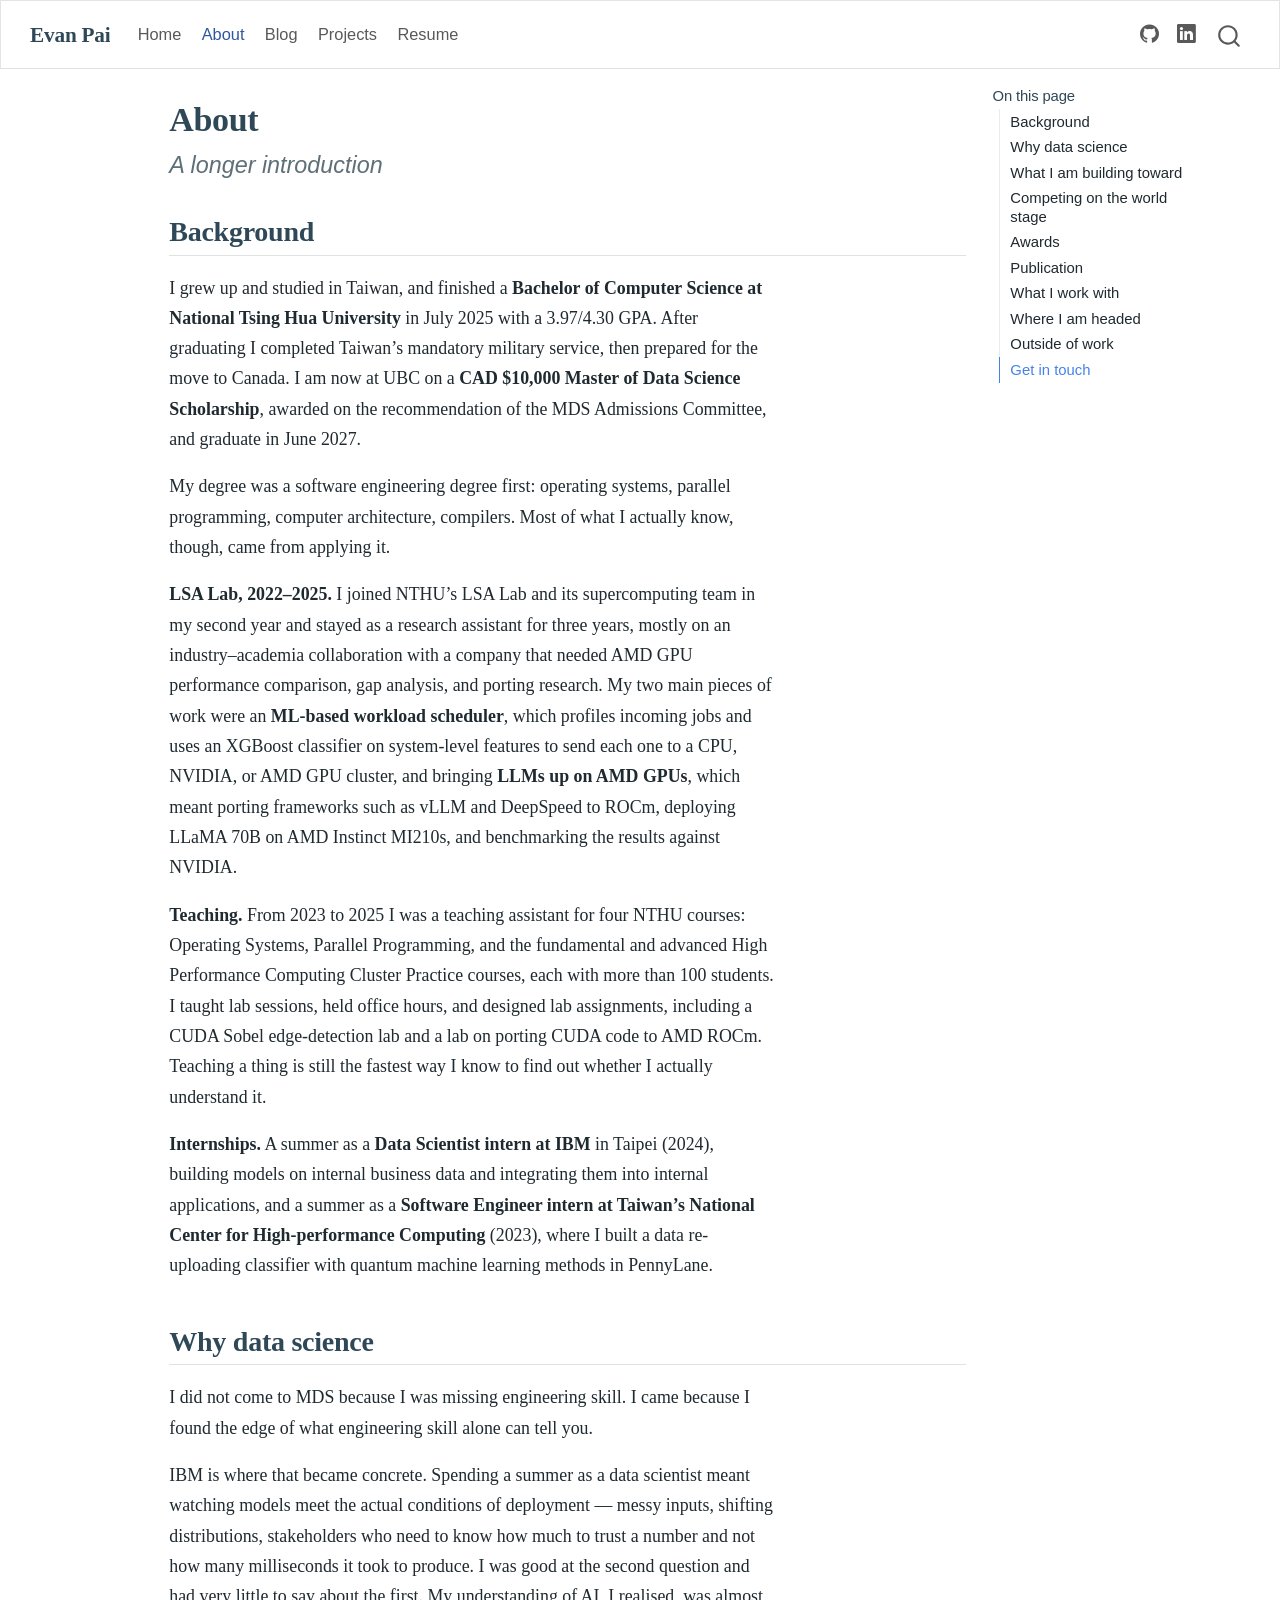
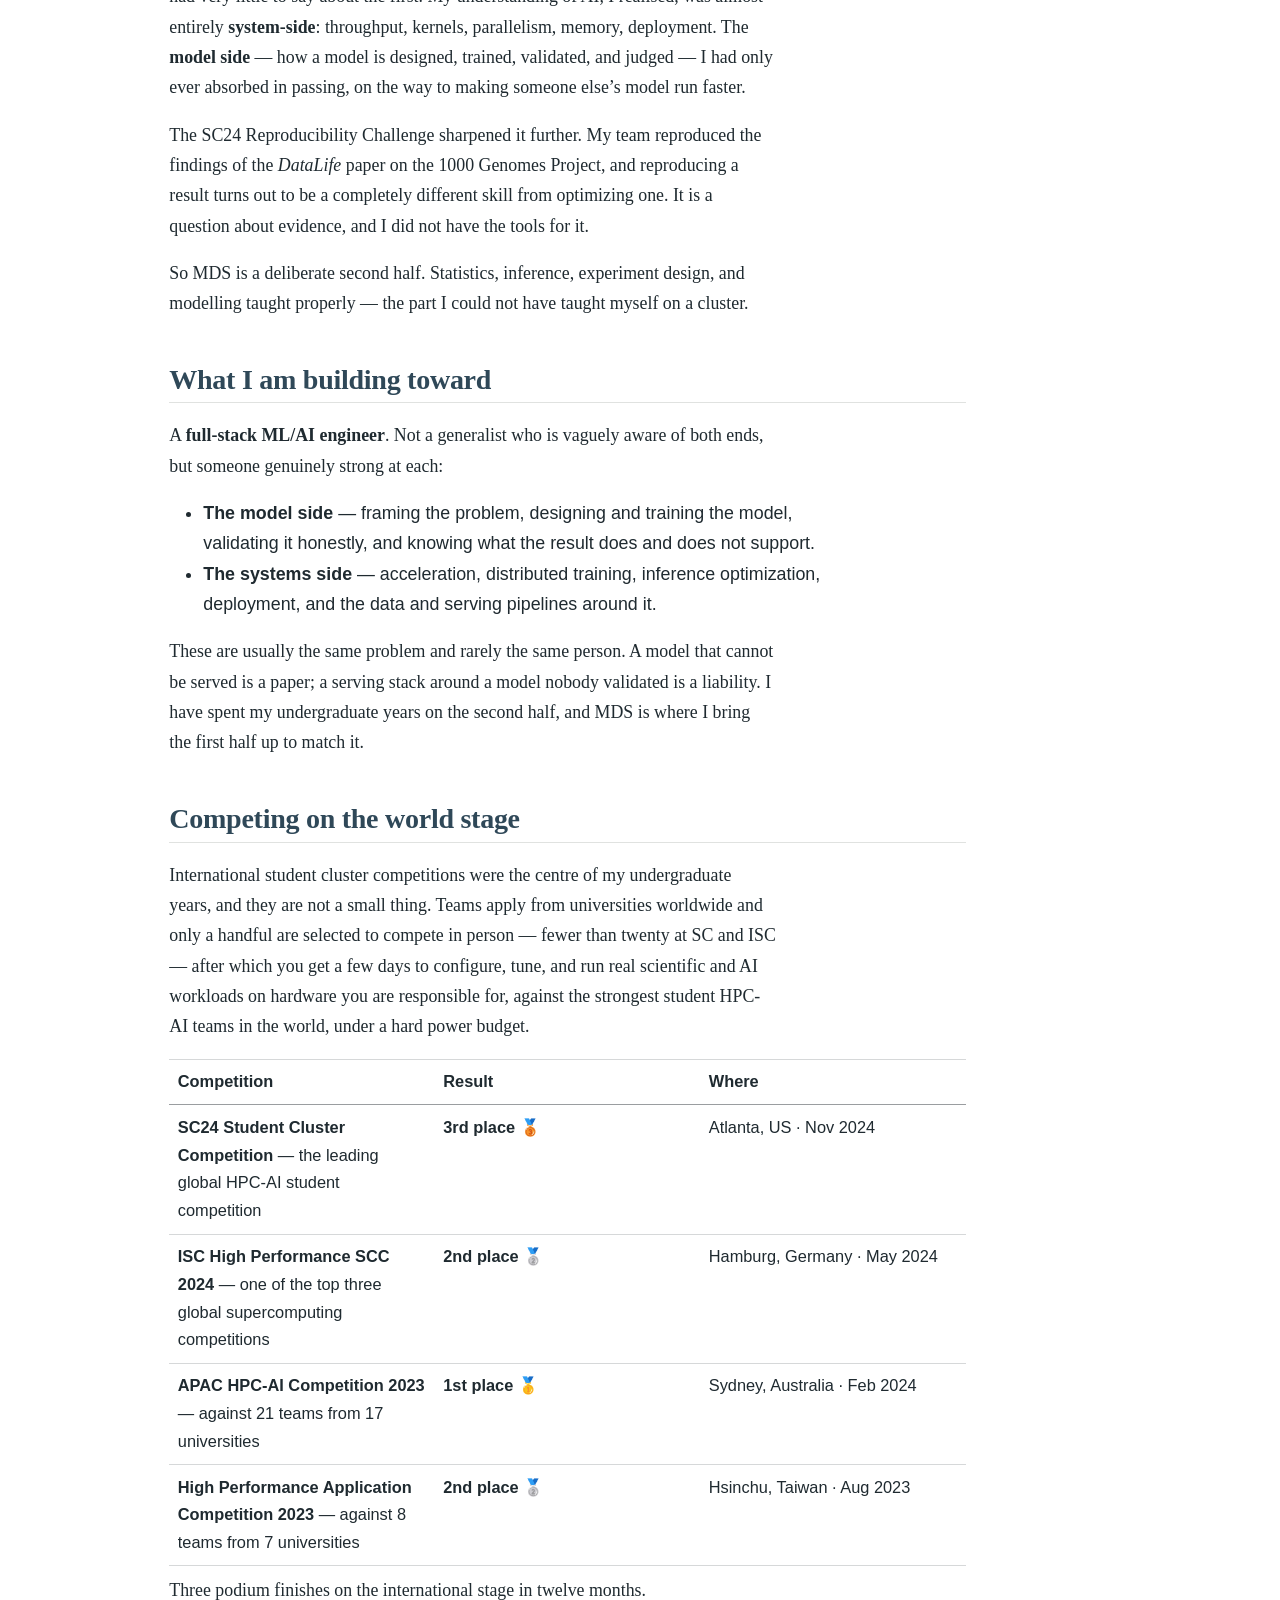
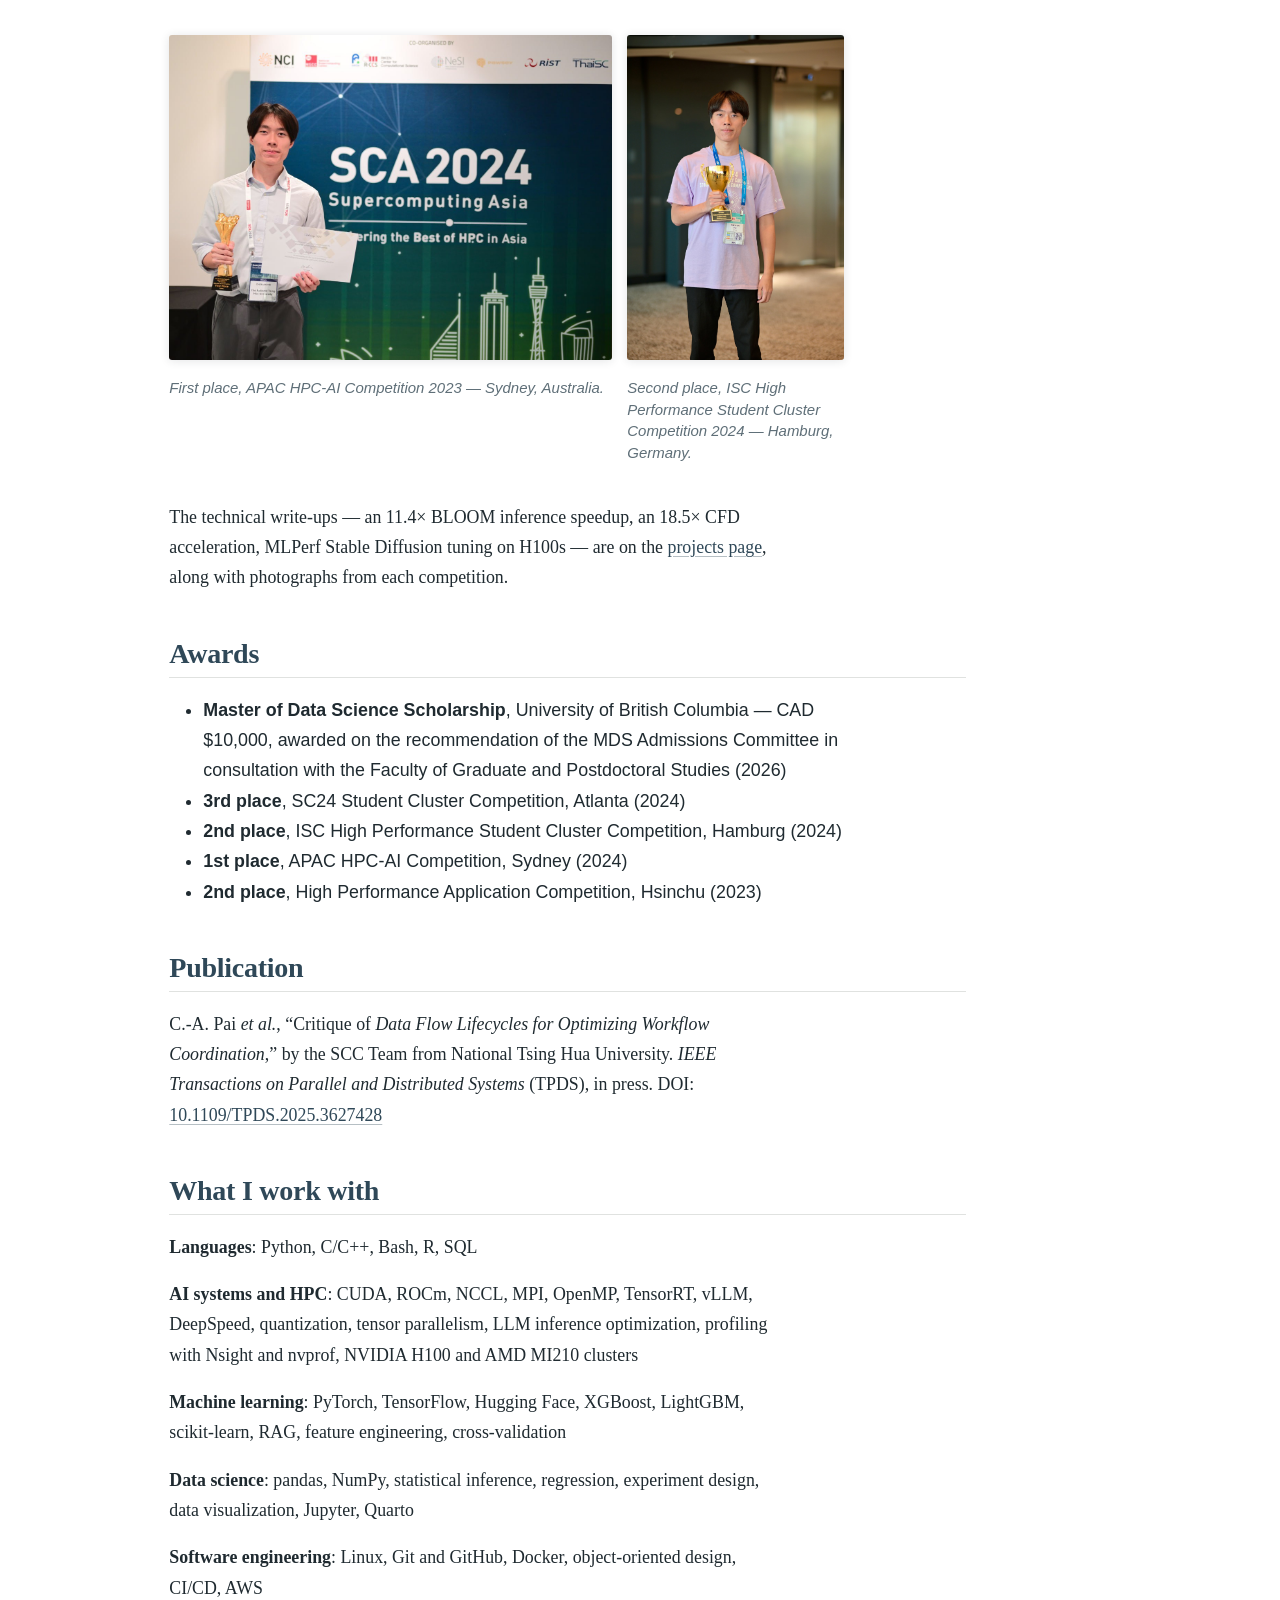
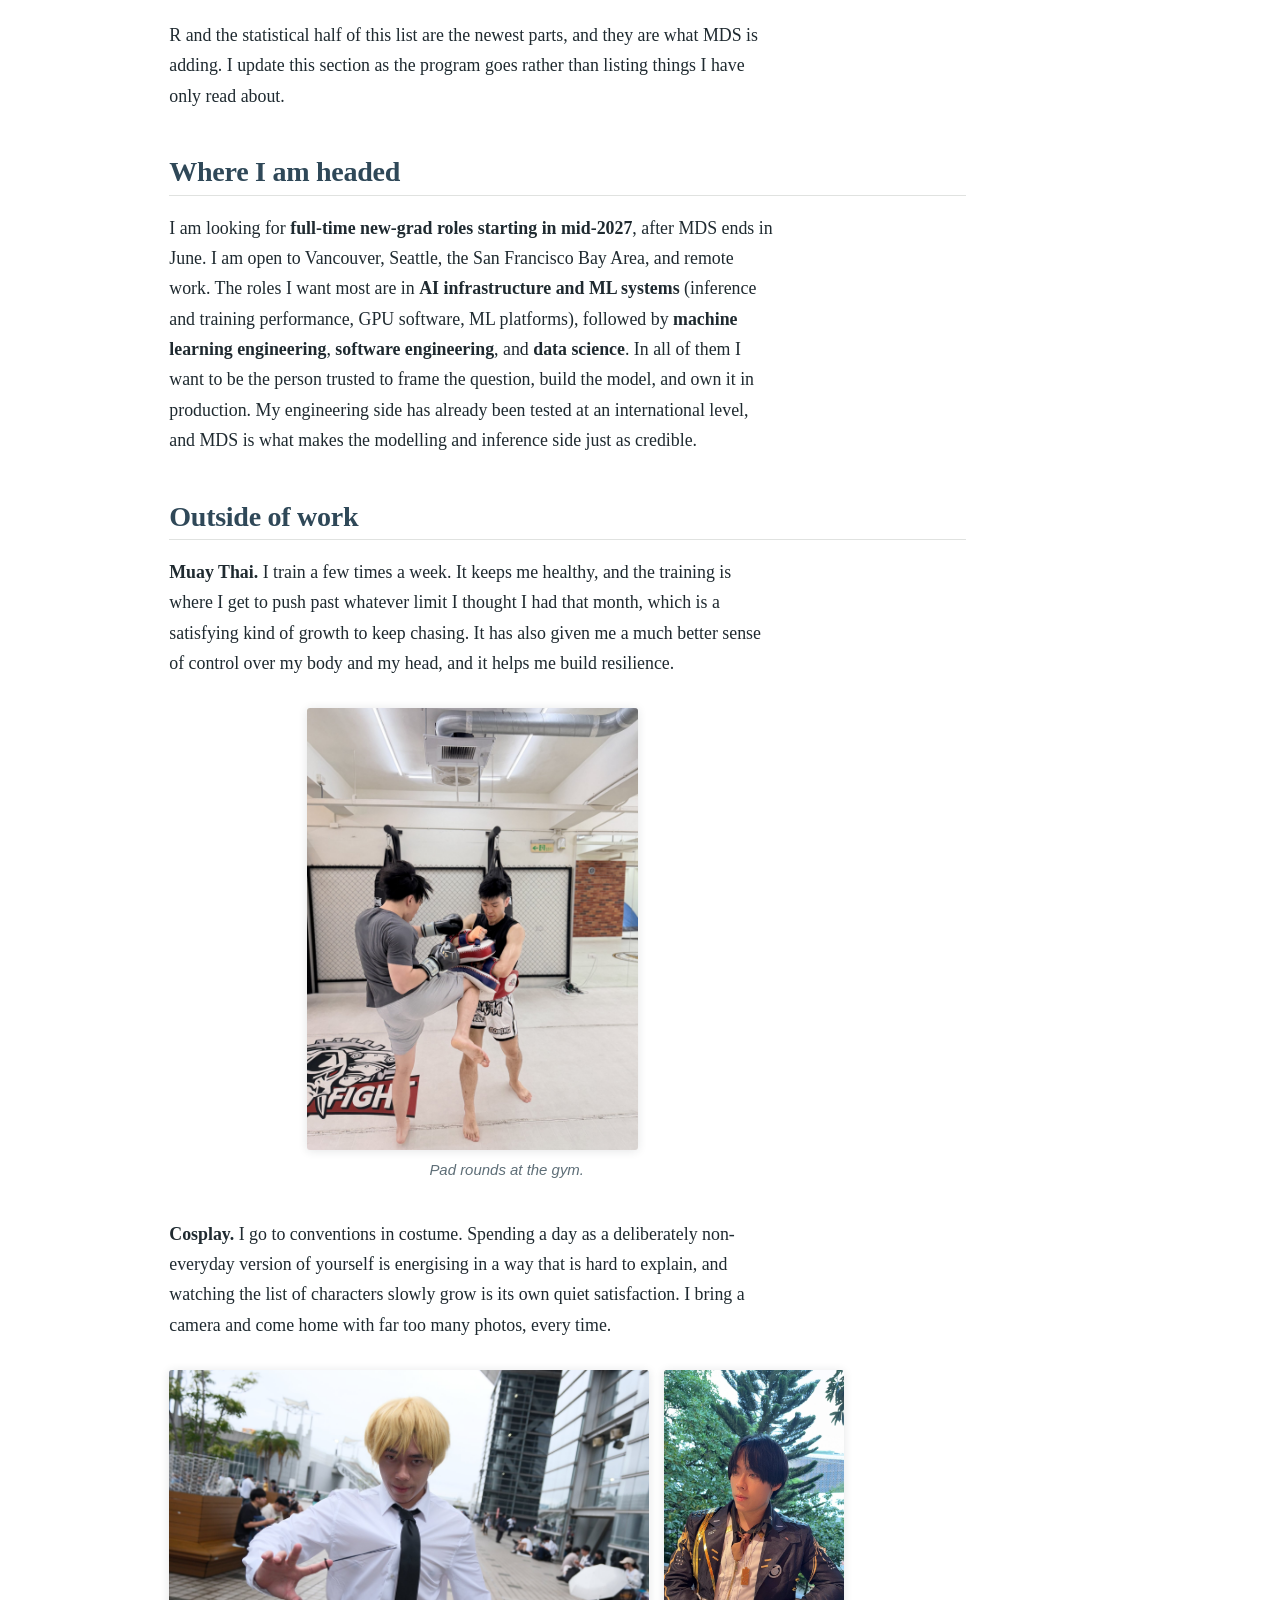
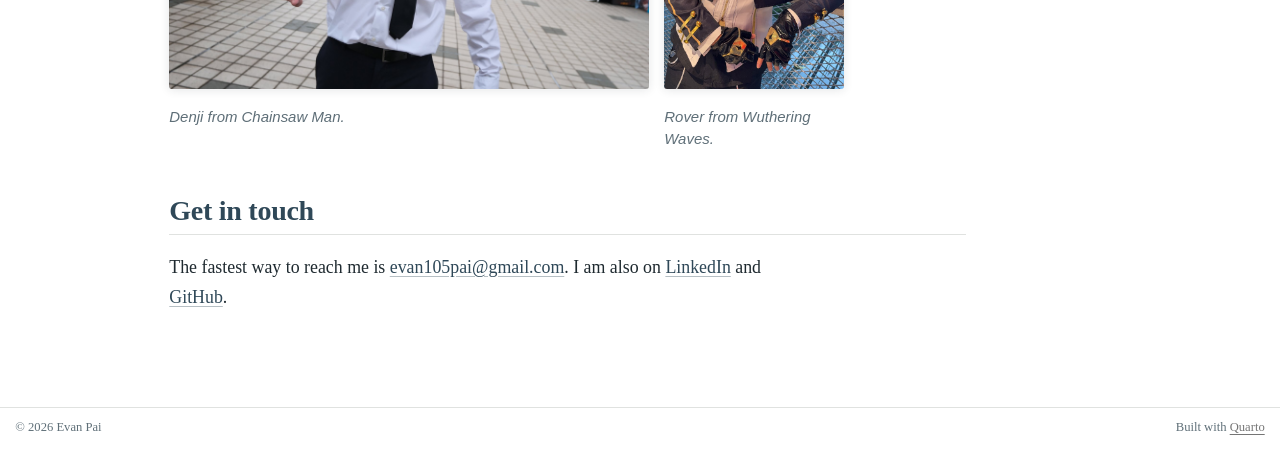
<file: docs/about.html>
<!DOCTYPE html>
<html xmlns="http://www.w3.org/1999/xhtml" lang="en" xml:lang="en"><head>

<meta charset="utf-8">
<meta name="generator" content="quarto-1.10.18">

<meta name="viewport" content="width=device-width, initial-scale=1.0, user-scalable=yes">


<title>About – Evan Pai</title>
<style>
/* Default styles provided by pandoc.
** See https://pandoc.org/MANUAL.html#variables-for-html for config info.
*/
span.smallcaps{font-variant: small-caps;}
div.columns{display: flex; gap: 1.5em;}
div.column{flex: auto;}
@media screen {
div.columns{gap: min(4vw, 1.5em);}
div.column{overflow-x: auto;}
}
div.hanging-indent{margin-left: 1.5em; text-indent: -1.5em;}
ul.task-list{list-style: none;}
ul.task-list li input[type="checkbox"] {
  width: 0.8em;
  margin: 0 0.8em 0.2em -1em; /* quarto-specific, see https://github.com/quarto-dev/quarto-cli/issues/4556 */ 
  vertical-align: middle;
}
</style>


<script src="site_libs/quarto-nav/quarto-nav.js"></script>
<script src="site_libs/quarto-nav/headroom.min.js"></script>
<script src="site_libs/clipboard/clipboard.min.js"></script>
<script src="site_libs/quarto-search/autocomplete.umd.js"></script>
<script src="site_libs/quarto-search/fuse.min.js"></script>
<script src="site_libs/quarto-search/quarto-search.js"></script>
<meta name="quarto:offset" content="./">
<script src="site_libs/quarto-html/quarto.js" type="module"></script>
<script src="site_libs/quarto-html/tabsets/tabsets.js" type="module"></script>
<script src="site_libs/quarto-html/popper.min.js"></script>
<script src="site_libs/quarto-html/tippy.umd.min.js"></script>
<script src="site_libs/quarto-html/anchor.min.js"></script>
<link href="site_libs/quarto-html/tippy.css" rel="stylesheet">
<link href="site_libs/quarto-html/quarto-syntax-highlighting-64a204ab8560d761af7679ceaba22944.css" rel="stylesheet" id="quarto-text-highlighting-styles">
<script src="site_libs/bootstrap/bootstrap.min.js"></script>
<link href="site_libs/bootstrap/bootstrap-icons.css" rel="stylesheet">
<link href="site_libs/bootstrap/bootstrap-529c26969d27a2a2473a4b9f3bafd9fb.min.css" rel="stylesheet" append-hash="true" id="quarto-bootstrap" data-mode="light">
<script src="site_libs/quarto-contrib/glightbox/glightbox.min.js"></script>
<link href="site_libs/quarto-contrib/glightbox/glightbox.min.css" rel="stylesheet">
<link href="site_libs/quarto-contrib/glightbox/lightbox.css" rel="stylesheet">
<script id="quarto-search-options" type="application/json">{
  "location": "navbar",
  "copy-button": false,
  "collapse-after": 3,
  "panel-placement": "end",
  "type": "overlay",
  "limit": 50,
  "keyboard-shortcut": [
    "f",
    "/",
    "s"
  ],
  "show-item-context": false,
  "language": {
    "search-no-results-text": "No results",
    "search-matching-documents-text": "matching documents",
    "search-copy-link-title": "Copy link to search",
    "search-hide-matches-text": "Hide additional matches",
    "search-more-match-text": "more match in this document",
    "search-more-matches-text": "more matches in this document",
    "search-clear-button-title": "Clear",
    "search-text-placeholder": "",
    "search-detached-cancel-button-title": "Cancel",
    "search-submit-button-title": "Submit",
    "search-label": "Search"
  }
}</script>
<style>html{ scroll-behavior: smooth; }</style>


<link rel="stylesheet" href="styles.css">
<meta property="og:title" content="About – Evan Pai">
<meta property="og:description" content="A longer introduction">
<meta property="og:image" content="https://evanpai.github.io/images/competitions/apac-trophy.jpg">
<meta property="og:site_name" content="Evan Pai">
<meta property="og:image:alt" content="Evan Pai holding the first place trophy from the APAC HPC-AI Competition">
</head>

<body class="nav-fixed quarto-light">

<div id="quarto-search-results"></div>
  <header id="quarto-header" class="headroom fixed-top">
    <nav class="navbar navbar-expand-lg " data-bs-theme="dark">
      <div class="navbar-container container-fluid">
      <div class="navbar-brand-container mx-auto">
    <a class="navbar-brand" href="./index.html">
    <span class="navbar-title">Evan Pai</span>
    </a>
  </div>
            <div id="quarto-search" class="" title="Search"></div>
          <button class="navbar-toggler" type="button" data-bs-toggle="collapse" data-bs-target="#navbarCollapse" aria-controls="navbarCollapse" role="menu" aria-expanded="false" aria-label="Toggle navigation" onclick="if (window.quartoToggleHeadroom) { window.quartoToggleHeadroom(); }">
  <span class="navbar-toggler-icon"></span>
</button>
          <div class="collapse navbar-collapse" id="navbarCollapse">
            <ul class="navbar-nav navbar-nav-scroll me-auto">
  <li class="nav-item">
    <a class="nav-link" href="./index.html"> 
<span class="menu-text">Home</span></a>
  </li>  
  <li class="nav-item">
    <a class="nav-link active" href="./about.html" aria-current="page"> 
<span class="menu-text">About</span></a>
  </li>  
  <li class="nav-item">
    <a class="nav-link" href="./blog.html"> 
<span class="menu-text">Blog</span></a>
  </li>  
  <li class="nav-item">
    <a class="nav-link" href="./projects.html"> 
<span class="menu-text">Projects</span></a>
  </li>  
  <li class="nav-item">
    <a class="nav-link" href="./files/EvanPai_Resume.pdf"> 
<span class="menu-text">Resume</span></a>
  </li>  
</ul>
            <ul class="navbar-nav navbar-nav-scroll ms-auto">
  <li class="nav-item compact">
    <a class="nav-link" href="https://github.com/EvanPai"> <i class="bi bi-github" role="img" aria-label="GitHub">
</i> 
<span class="menu-text"></span></a>
  </li>  
  <li class="nav-item compact">
    <a class="nav-link" href="https://www.linkedin.com/in/evanpai/"> <i class="bi bi-linkedin" role="img" aria-label="LinkedIn">
</i> 
<span class="menu-text"></span></a>
  </li>  
</ul>
          </div> <!-- /navcollapse -->
            <div class="quarto-navbar-tools">
</div>
      </div> <!-- /container-fluid -->
    </nav>
</header>
<!-- content -->
<div id="quarto-content" class="quarto-container page-columns page-rows-contents page-layout-article page-navbar">
<!-- sidebar -->
<!-- margin-sidebar -->
    <div id="quarto-margin-sidebar" class="sidebar margin-sidebar">
        <nav id="TOC" role="doc-toc" class="toc-active">
    <h2 id="toc-title">On this page</h2>
   
  <ul>
  <li><a href="#background" id="toc-background" class="nav-link active" data-scroll-target="#background">Background</a></li>
  <li><a href="#why-data-science" id="toc-why-data-science" class="nav-link" data-scroll-target="#why-data-science">Why data science</a></li>
  <li><a href="#what-i-am-building-toward" id="toc-what-i-am-building-toward" class="nav-link" data-scroll-target="#what-i-am-building-toward">What I am building toward</a></li>
  <li><a href="#competing-on-the-world-stage" id="toc-competing-on-the-world-stage" class="nav-link" data-scroll-target="#competing-on-the-world-stage">Competing on the world stage</a></li>
  <li><a href="#awards" id="toc-awards" class="nav-link" data-scroll-target="#awards">Awards</a></li>
  <li><a href="#publication" id="toc-publication" class="nav-link" data-scroll-target="#publication">Publication</a></li>
  <li><a href="#what-i-work-with" id="toc-what-i-work-with" class="nav-link" data-scroll-target="#what-i-work-with">What I work with</a></li>
  <li><a href="#where-i-am-headed" id="toc-where-i-am-headed" class="nav-link" data-scroll-target="#where-i-am-headed">Where I am headed</a></li>
  <li><a href="#outside-of-work" id="toc-outside-of-work" class="nav-link" data-scroll-target="#outside-of-work">Outside of work</a></li>
  <li><a href="#get-in-touch" id="toc-get-in-touch" class="nav-link" data-scroll-target="#get-in-touch">Get in touch</a></li>
  </ul>
</nav>
    </div>
<!-- main -->
<main class="content" id="quarto-document-content">

<header id="title-block-header" class="quarto-title-block default">
<div class="quarto-title">
<h1 class="title">About</h1>
<p class="subtitle lead">A longer introduction</p>
</div>



<div class="quarto-title-meta">

    
  
    
  </div>
  


</header>


<section id="background" class="level2">
<h2 class="anchored" data-anchor-id="background">Background</h2>
<p>I grew up and studied in Taiwan, and finished a <strong>Bachelor of Computer Science at National Tsing Hua University</strong> in July 2025 with a 3.97/4.30 GPA. After graduating I completed Taiwan’s mandatory military service, then prepared for the move to Canada. I am now at UBC on a <strong>CAD $10,000 Master of Data Science Scholarship</strong>, awarded on the recommendation of the MDS Admissions Committee, and graduate in June 2027.</p>
<p>My degree was a software engineering degree first: operating systems, parallel programming, computer architecture, compilers. Most of what I actually know, though, came from applying it.</p>
<p><strong>LSA Lab, 2022–2025.</strong> I joined NTHU’s LSA Lab and its supercomputing team in my second year and stayed as a research assistant for three years, mostly on an industry–academia collaboration with a company that needed AMD GPU performance comparison, gap analysis, and porting research. My two main pieces of work were an <strong>ML-based workload scheduler</strong>, which profiles incoming jobs and uses an XGBoost classifier on system-level features to send each one to a CPU, NVIDIA, or AMD GPU cluster, and bringing <strong>LLMs up on AMD GPUs</strong>, which meant porting frameworks such as vLLM and DeepSpeed to ROCm, deploying LLaMA 70B on AMD Instinct MI210s, and benchmarking the results against NVIDIA.</p>
<p><strong>Teaching.</strong> From 2023 to 2025 I was a teaching assistant for four NTHU courses: Operating Systems, Parallel Programming, and the fundamental and advanced High Performance Computing Cluster Practice courses, each with more than 100 students. I taught lab sessions, held office hours, and designed lab assignments, including a CUDA Sobel edge-detection lab and a lab on porting CUDA code to AMD ROCm. Teaching a thing is still the fastest way I know to find out whether I actually understand it.</p>
<p><strong>Internships.</strong> A summer as a <strong>Data Scientist intern at IBM</strong> in Taipei (2024), building models on internal business data and integrating them into internal applications, and a summer as a <strong>Software Engineer intern at Taiwan’s National Center for High-performance Computing</strong> (2023), where I built a data re-uploading classifier with quantum machine learning methods in PennyLane.</p>
</section>
<section id="why-data-science" class="level2">
<h2 class="anchored" data-anchor-id="why-data-science">Why data science</h2>
<p>I did not come to MDS because I was missing engineering skill. I came because I found the edge of what engineering skill alone can tell you.</p>
<p>IBM is where that became concrete. Spending a summer as a data scientist meant watching models meet the actual conditions of deployment — messy inputs, shifting distributions, stakeholders who need to know how much to trust a number and not how many milliseconds it took to produce. I was good at the second question and had very little to say about the first. My understanding of AI, I realised, was almost entirely <strong>system-side</strong>: throughput, kernels, parallelism, memory, deployment. The <strong>model side</strong> — how a model is designed, trained, validated, and judged — I had only ever absorbed in passing, on the way to making someone else’s model run faster.</p>
<p>The SC24 Reproducibility Challenge sharpened it further. My team reproduced the findings of the <em>DataLife</em> paper on the 1000 Genomes Project, and reproducing a result turns out to be a completely different skill from optimizing one. It is a question about evidence, and I did not have the tools for it.</p>
<p>So MDS is a deliberate second half. Statistics, inference, experiment design, and modelling taught properly — the part I could not have taught myself on a cluster.</p>
</section>
<section id="what-i-am-building-toward" class="level2">
<h2 class="anchored" data-anchor-id="what-i-am-building-toward">What I am building toward</h2>
<p>A <strong>full-stack ML/AI engineer</strong>. Not a generalist who is vaguely aware of both ends, but someone genuinely strong at each:</p>
<ul>
<li><strong>The model side</strong> — framing the problem, designing and training the model, validating it honestly, and knowing what the result does and does not support.</li>
<li><strong>The systems side</strong> — acceleration, distributed training, inference optimization, deployment, and the data and serving pipelines around it.</li>
</ul>
<p>These are usually the same problem and rarely the same person. A model that cannot be served is a paper; a serving stack around a model nobody validated is a liability. I have spent my undergraduate years on the second half, and MDS is where I bring the first half up to match it.</p>
</section>
<section id="competing-on-the-world-stage" class="level2">
<h2 class="anchored" data-anchor-id="competing-on-the-world-stage">Competing on the world stage</h2>
<p>International student cluster competitions were the centre of my undergraduate years, and they are not a small thing. Teams apply from universities worldwide and only a handful are selected to compete in person — fewer than twenty at SC and ISC — after which you get a few days to configure, tune, and run real scientific and AI workloads on hardware you are responsible for, against the strongest student HPC-AI teams in the world, under a hard power budget.</p>
<table class="caption-top table">
<colgroup>
<col style="width: 33%">
<col style="width: 33%">
<col style="width: 33%">
</colgroup>
<thead>
<tr class="header">
<th>Competition</th>
<th>Result</th>
<th>Where</th>
</tr>
</thead>
<tbody>
<tr class="odd">
<td><strong>SC24 Student Cluster Competition</strong> — the leading global HPC-AI student competition</td>
<td><strong>3rd place</strong> 🥉</td>
<td>Atlanta, US · Nov 2024</td>
</tr>
<tr class="even">
<td><strong>ISC High Performance SCC 2024</strong> — one of the top three global supercomputing competitions</td>
<td><strong>2nd place</strong> 🥈</td>
<td>Hamburg, Germany · May 2024</td>
</tr>
<tr class="odd">
<td><strong>APAC HPC-AI Competition 2023</strong> — against 21 teams from 17 universities</td>
<td><strong>1st place</strong> 🥇</td>
<td>Sydney, Australia · Feb 2024</td>
</tr>
<tr class="even">
<td><strong>High Performance Application Competition 2023</strong> — against 8 teams from 7 universities</td>
<td><strong>2nd place</strong> 🥈</td>
<td>Hsinchu, Taiwan · Aug 2023</td>
</tr>
</tbody>
</table>
<p>Three podium finishes on the international stage in twelve months.</p>
<div class="photo-row">
<div class="photo-cell">
<div class="quarto-figure quarto-figure-center">
<figure class="figure">
<p><a href="images/competitions/apac-trophy.jpg" class="lightbox" data-gallery="quarto-lightbox-gallery-1" title="First place, APAC HPC-AI Competition 2023 — Sydney, Australia."><img src="images/competitions/apac-trophy.jpg" class="img-fluid figure-img" alt="Evan Pai holding the first place trophy from the APAC HPC-AI Competition"></a></p>
<figcaption>First place, APAC HPC-AI Competition 2023 — Sydney, Australia.</figcaption>
</figure>
</div>
</div>
<div class="photo-cell">
<div class="quarto-figure quarto-figure-center">
<figure class="figure">
<p><a href="images/competitions/isc24-trophy.jpg" class="lightbox" data-gallery="quarto-lightbox-gallery-2" title="Second place, ISC High Performance Student Cluster Competition 2024 — Hamburg, Germany."><img src="images/competitions/isc24-trophy.jpg" class="img-fluid figure-img" alt="Evan Pai holding the second place trophy from the ISC High Performance Student Cluster Competition"></a></p>
<figcaption>Second place, ISC High Performance Student Cluster Competition 2024 — Hamburg, Germany.</figcaption>
</figure>
</div>
</div>
</div>
<p>The technical write-ups — an 11.4× BLOOM inference speedup, an 18.5× CFD acceleration, MLPerf Stable Diffusion tuning on H100s — are on the <a href="./projects.html">projects page</a>, along with photographs from each competition.</p>
</section>
<section id="awards" class="level2">
<h2 class="anchored" data-anchor-id="awards">Awards</h2>
<ul>
<li><strong>Master of Data Science Scholarship</strong>, University of British Columbia — CAD $10,000, awarded on the recommendation of the MDS Admissions Committee in consultation with the Faculty of Graduate and Postdoctoral Studies (2026)</li>
<li><strong>3rd place</strong>, SC24 Student Cluster Competition, Atlanta (2024)</li>
<li><strong>2nd place</strong>, ISC High Performance Student Cluster Competition, Hamburg (2024)</li>
<li><strong>1st place</strong>, APAC HPC-AI Competition, Sydney (2024)</li>
<li><strong>2nd place</strong>, High Performance Application Competition, Hsinchu (2023)</li>
</ul>
</section>
<section id="publication" class="level2">
<h2 class="anchored" data-anchor-id="publication">Publication</h2>
<p>C.-A. Pai <em>et al.</em>, “Critique of <em>Data Flow Lifecycles for Optimizing Workflow Coordination</em>,” by the SCC Team from National Tsing Hua University. <em>IEEE Transactions on Parallel and Distributed Systems</em> (TPDS), in press. DOI: <a href="https://doi.org/10.1109/TPDS.2025.3627428">10.1109/TPDS.2025.3627428</a></p>
</section>
<section id="what-i-work-with" class="level2">
<h2 class="anchored" data-anchor-id="what-i-work-with">What I work with</h2>
<p><strong>Languages</strong>: Python, C/C++, Bash, R, SQL</p>
<p><strong>AI systems and HPC</strong>: CUDA, ROCm, NCCL, MPI, OpenMP, TensorRT, vLLM, DeepSpeed, quantization, tensor parallelism, LLM inference optimization, profiling with Nsight and nvprof, NVIDIA H100 and AMD MI210 clusters</p>
<p><strong>Machine learning</strong>: PyTorch, TensorFlow, Hugging Face, XGBoost, LightGBM, scikit-learn, RAG, feature engineering, cross-validation</p>
<p><strong>Data science</strong>: pandas, NumPy, statistical inference, regression, experiment design, data visualization, Jupyter, Quarto</p>
<p><strong>Software engineering</strong>: Linux, Git and GitHub, Docker, object-oriented design, CI/CD, AWS</p>
<p>R and the statistical half of this list are the newest parts, and they are what MDS is adding. I update this section as the program goes rather than listing things I have only read about.</p>
</section>
<section id="where-i-am-headed" class="level2">
<h2 class="anchored" data-anchor-id="where-i-am-headed">Where I am headed</h2>
<p>I am looking for <strong>full-time new-grad roles starting in mid-2027</strong>, after MDS ends in June. I am open to Vancouver, Seattle, the San Francisco Bay Area, and remote work. The roles I want most are in <strong>AI infrastructure and ML systems</strong> (inference and training performance, GPU software, ML platforms), followed by <strong>machine learning engineering</strong>, <strong>software engineering</strong>, and <strong>data science</strong>. In all of them I want to be the person trusted to frame the question, build the model, and own it in production. My engineering side has already been tested at an international level, and MDS is what makes the modelling and inference side just as credible.</p>
</section>
<section id="outside-of-work" class="level2">
<h2 class="anchored" data-anchor-id="outside-of-work">Outside of work</h2>
<p><strong>Muay Thai.</strong> I train a few times a week. It keeps me healthy, and the training is where I get to push past whatever limit I thought I had that month, which is a satisfying kind of growth to keep chasing. It has also given me a much better sense of control over my body and my head, and it helps me build resilience.</p>
<div class="photo-single">
<div class="quarto-figure quarto-figure-center">
<figure class="figure">
<p><a href="images/life/muaythai.jpg" class="lightbox" data-gallery="quarto-lightbox-gallery-3" title="Pad rounds at the gym."><img src="images/life/muaythai.jpg" class="img-fluid figure-img" alt="Evan Pai training Muay Thai, hitting pads"></a></p>
<figcaption>Pad rounds at the gym.</figcaption>
</figure>
</div>
</div>
<p><strong>Cosplay.</strong> I go to conventions in costume. Spending a day as a deliberately non-everyday version of yourself is energising in a way that is hard to explain, and watching the list of characters slowly grow is its own quiet satisfaction. I bring a camera and come home with far too many photos, every time.</p>
<div class="photo-row">
<div class="photo-cell">
<div class="quarto-figure quarto-figure-center">
<figure class="figure">
<p><a href="images/life/cosplay-1.jpg" class="lightbox" data-gallery="quarto-lightbox-gallery-4" title="Denji from Chainsaw Man."><img src="images/life/cosplay-1.jpg" class="img-fluid figure-img" alt="Evan Pai in costume at a convention"></a></p>
<figcaption>Denji from Chainsaw Man.</figcaption>
</figure>
</div>
</div>
<div class="photo-cell">
<div class="quarto-figure quarto-figure-center">
<figure class="figure">
<p><a href="images/life/cosplay-2.jpg" class="lightbox" data-gallery="quarto-lightbox-gallery-5" title="Rover from Wuthering Waves."><img src="images/life/cosplay-2.jpg" class="img-fluid figure-img" alt="Evan Pai in a second cosplay costume at a convention"></a></p>
<figcaption>Rover from Wuthering Waves.</figcaption>
</figure>
</div>
</div>
</div>
</section>
<section id="get-in-touch" class="level2">
<h2 class="anchored" data-anchor-id="get-in-touch">Get in touch</h2>
<p>The fastest way to reach me is <a href="mailto:evan105pai@gmail.com">evan105pai@gmail.com</a>. I am also on <a href="https://www.linkedin.com/in/evanpai/">LinkedIn</a> and <a href="https://github.com/EvanPai">GitHub</a>.</p>


</section>

</main> <!-- /main -->
<script>
  // Give each photo in a .photo-row a flex-grow equal to its aspect ratio,
  // so every photo in the row renders at exactly the same height without
  // cropping. Recomputed from the real image, so swapping a photo just works.
  document.addEventListener("DOMContentLoaded", function () {
    document.querySelectorAll(".photo-row > .photo-cell").forEach(function (cell) {
      var img = cell.querySelector("img");
      if (!img) return;
      var apply = function () {
        if (img.naturalWidth && img.naturalHeight) {
          cell.style.flexGrow = img.naturalWidth / img.naturalHeight;
        }
      };
      if (img.complete) apply(); else img.addEventListener("load", apply);
    });
  });
</script>
<script id="quarto-html-after-body" type="application/javascript">
  window.document.addEventListener("DOMContentLoaded", function (event) {
    const icon = "";
    const anchorJS = new window.AnchorJS();
    anchorJS.options = {
      placement: 'right',
      icon: icon
    };
    anchorJS.add('.anchored');
    const isCodeAnnotation = (el) => {
      for (const clz of el.classList) {
        if (clz.startsWith('code-annotation-')) {                     
          return true;
        }
      }
      return false;
    }
    const onCopySuccess = function(e) {
      // button target
      const button = e.trigger;
      // don't keep focus
      button.blur();
      // flash "checked"
      button.classList.add('code-copy-button-checked');
      var currentTitle = button.getAttribute("title");
      button.setAttribute("title", "Copied!");
      let tooltip;
      if (window.bootstrap) {
        button.setAttribute("data-bs-toggle", "tooltip");
        button.setAttribute("data-bs-placement", "left");
        button.setAttribute("data-bs-title", "Copied!");
        tooltip = new bootstrap.Tooltip(button, 
          { trigger: "manual", 
            customClass: "code-copy-button-tooltip",
            offset: [0, -8]});
        tooltip.show();    
      }
      setTimeout(function() {
        if (tooltip) {
          tooltip.hide();
          button.removeAttribute("data-bs-title");
          button.removeAttribute("data-bs-toggle");
          button.removeAttribute("data-bs-placement");
        }
        button.setAttribute("title", currentTitle);
        button.classList.remove('code-copy-button-checked');
      }, 1000);
      // clear code selection
      e.clearSelection();
    }
    const getTextToCopy = function(trigger) {
      const outerScaffold = trigger.parentElement.cloneNode(true);
      const codeEl = outerScaffold.querySelector('code');
      for (const childEl of codeEl.children) {
        if (isCodeAnnotation(childEl)) {
          childEl.remove();
        }
      }
      return codeEl.innerText;
    }
    const clipboard = new window.ClipboardJS('.code-copy-button:not([data-in-quarto-modal])', {
      text: getTextToCopy
    });
    clipboard.on('success', onCopySuccess);
    if (window.document.getElementById('quarto-embedded-source-code-modal')) {
      const clipboardModal = new window.ClipboardJS('.code-copy-button[data-in-quarto-modal]', {
        text: getTextToCopy,
        container: window.document.getElementById('quarto-embedded-source-code-modal')
      });
      clipboardModal.on('success', onCopySuccess);
    }
      var localhostRegex = new RegExp(/^(?:http|https):\/\/localhost\:?[0-9]*\//);
      var mailtoRegex = new RegExp(/^mailto:/);
        var filterRegex = new RegExp("https:\/\/evanpai\.github\.io");
      var isInternal = (href) => {
          return filterRegex.test(href) || localhostRegex.test(href) || mailtoRegex.test(href);
      }
      // Inspect non-navigation links and adorn them if external
     var links = window.document.querySelectorAll('a[href]:not(.nav-link):not(.navbar-brand):not(.toc-action):not(.sidebar-link):not(.sidebar-item-toggle):not(.pagination-link):not(.no-external):not([aria-hidden]):not(.dropdown-item):not(.quarto-navigation-tool):not(.about-link)');
      for (var i=0; i<links.length; i++) {
        const link = links[i];
        if (!isInternal(link.href)) {
          // undo the damage that might have been done by quarto-nav.js in the case of
          // links that we want to consider external
          if (link.dataset.originalHref !== undefined) {
            link.href = link.dataset.originalHref;
          }
            // target, if specified
            link.setAttribute("target", "_blank");
            if (link.getAttribute("rel") === null) {
              link.setAttribute("rel", "noopener");
            }
        }
      }
    function tippyHover(el, contentFn, onTriggerFn, onUntriggerFn) {
      const config = {
        allowHTML: true,
        maxWidth: 500,
        delay: 100,
        arrow: false,
        appendTo: function(el) {
            return el.parentElement;
        },
        interactive: true,
        interactiveBorder: 10,
        theme: 'quarto',
        placement: 'bottom-start',
      };
      if (contentFn) {
        config.content = contentFn;
      }
      if (onTriggerFn) {
        config.onTrigger = onTriggerFn;
      }
      if (onUntriggerFn) {
        config.onUntrigger = onUntriggerFn;
      }
      window.tippy(el, config); 
    }
    const noterefs = window.document.querySelectorAll('a[role="doc-noteref"]');
    for (var i=0; i<noterefs.length; i++) {
      const ref = noterefs[i];
      tippyHover(ref, function() {
        // use id or data attribute instead here
        let href = ref.getAttribute('data-footnote-href') || ref.getAttribute('href');
        try { href = new URL(href).hash; } catch {}
        const id = href.replace(/^#\/?/, "");
        const note = window.document.getElementById(id);
        if (note) {
          return note.innerHTML;
        } else {
          return "";
        }
      });
    }
    const xrefs = window.document.querySelectorAll('a.quarto-xref');
    const processXRef = (id, note) => {
      // Strip column container classes
      const stripColumnClz = (el) => {
        el.classList.remove("page-full", "page-columns");
        if (el.children) {
          for (const child of el.children) {
            stripColumnClz(child);
          }
        }
      }
      stripColumnClz(note)
      if (id === null || id.startsWith('sec-')) {
        // Special case sections, only their first couple elements
        const container = document.createElement("div");
        if (note.children && note.children.length > 2) {
          container.appendChild(note.children[0].cloneNode(true));
          for (let i = 1; i < note.children.length; i++) {
            const child = note.children[i];
            if (child.tagName === "P" && child.innerText === "") {
              continue;
            } else {
              container.appendChild(child.cloneNode(true));
              break;
            }
          }
          if (window.Quarto?.typesetMath) {
            window.Quarto.typesetMath(container);
          }
          return container.innerHTML
        } else {
          if (window.Quarto?.typesetMath) {
            window.Quarto.typesetMath(note);
          }
          return note.innerHTML;
        }
      } else {
        // Remove any anchor links if they are present
        const anchorLink = note.querySelector('a.anchorjs-link');
        if (anchorLink) {
          anchorLink.remove();
        }
        if (window.Quarto?.typesetMath) {
          window.Quarto.typesetMath(note);
        }
        if (note.classList.contains("callout")) {
          return note.outerHTML;
        } else {
          return note.innerHTML;
        }
      }
    }
    for (var i=0; i<xrefs.length; i++) {
      const xref = xrefs[i];
      tippyHover(xref, undefined, function(instance) {
        instance.disable();
        let url = xref.getAttribute('href');
        let hash = undefined; 
        if (url.startsWith('#')) {
          hash = url;
        } else {
          try { hash = new URL(url).hash; } catch {}
        }
        if (hash) {
          const id = hash.replace(/^#\/?/, "");
          const note = window.document.getElementById(id);
          if (note !== null) {
            try {
              const html = processXRef(id, note.cloneNode(true));
              instance.setContent(html);
            } finally {
              instance.enable();
              instance.show();
            }
          } else {
            // See if we can fetch this
            fetch(url.split('#')[0])
            .then(res => res.text())
            .then(html => {
              const parser = new DOMParser();
              const htmlDoc = parser.parseFromString(html, "text/html");
              const note = htmlDoc.getElementById(id);
              if (note !== null) {
                const html = processXRef(id, note);
                instance.setContent(html);
              } 
            }).finally(() => {
              instance.enable();
              instance.show();
            });
          }
        } else {
          // See if we can fetch a full url (with no hash to target)
          // This is a special case and we should probably do some content thinning / targeting
          fetch(url)
          .then(res => res.text())
          .then(html => {
            const parser = new DOMParser();
            const htmlDoc = parser.parseFromString(html, "text/html");
            const note = htmlDoc.querySelector('main.content');
            if (note !== null) {
              // This should only happen for chapter cross references
              // (since there is no id in the URL)
              // remove the first header
              if (note.children.length > 0 && note.children[0].tagName === "HEADER") {
                note.children[0].remove();
              }
              const html = processXRef(null, note);
              instance.setContent(html);
            } 
          }).finally(() => {
            instance.enable();
            instance.show();
          });
        }
      }, function(instance) {
      });
    }
        let selectedAnnoteEl;
        const selectorForAnnotation = ( cell, annotation) => {
          let cellAttr = 'data-code-cell="' + cell + '"';
          let lineAttr = 'data-code-annotation="' +  annotation + '"';
          const selector = 'span[' + cellAttr + '][' + lineAttr + ']';
          return selector;
        }
        const selectCodeLines = (annoteEl) => {
          const doc = window.document;
          const targetCell = annoteEl.getAttribute("data-target-cell");
          const targetAnnotation = annoteEl.getAttribute("data-target-annotation");
          const annoteSpan = window.document.querySelector(selectorForAnnotation(targetCell, targetAnnotation));
          const lines = annoteSpan.getAttribute("data-code-lines").split(",");
          const lineIds = lines.map((line) => {
            return targetCell + "-" + line;
          })
          let top = null;
          let height = null;
          let parent = null;
          if (lineIds.length > 0) {
              //compute the position of the single el (top and bottom and make a div)
              const el = window.document.getElementById(lineIds[0]);
              top = el.offsetTop;
              height = el.offsetHeight;
              parent = el.parentElement.parentElement;
            if (lineIds.length > 1) {
              const lastEl = window.document.getElementById(lineIds[lineIds.length - 1]);
              const bottom = lastEl.offsetTop + lastEl.offsetHeight;
              height = bottom - top;
            }
            if (top !== null && height !== null && parent !== null) {
              // cook up a div (if necessary) and position it 
              let div = window.document.getElementById("code-annotation-line-highlight");
              if (div === null) {
                div = window.document.createElement("div");
                div.setAttribute("id", "code-annotation-line-highlight");
                div.style.position = 'absolute';
                parent.appendChild(div);
              }
              div.style.top = top - 2 + "px";
              div.style.height = height + 4 + "px";
              div.style.left = 0;
              let gutterDiv = window.document.getElementById("code-annotation-line-highlight-gutter");
              if (gutterDiv === null) {
                gutterDiv = window.document.createElement("div");
                gutterDiv.setAttribute("id", "code-annotation-line-highlight-gutter");
                gutterDiv.style.position = 'absolute';
                const codeCell = window.document.getElementById(targetCell);
                const gutter = codeCell.querySelector('.code-annotation-gutter');
                gutter.appendChild(gutterDiv);
              }
              gutterDiv.style.top = top - 2 + "px";
              gutterDiv.style.height = height + 4 + "px";
            }
            selectedAnnoteEl = annoteEl;
          }
        };
        const unselectCodeLines = () => {
          const elementsIds = ["code-annotation-line-highlight", "code-annotation-line-highlight-gutter"];
          elementsIds.forEach((elId) => {
            const div = window.document.getElementById(elId);
            if (div) {
              div.remove();
            }
          });
          selectedAnnoteEl = undefined;
        };
          // Handle positioning of the toggle
      window.addEventListener(
        "resize",
        throttle(() => {
          elRect = undefined;
          if (selectedAnnoteEl) {
            selectCodeLines(selectedAnnoteEl);
          }
        }, 10)
      );
      function throttle(fn, ms) {
      let throttle = false;
      let timer;
        return (...args) => {
          if(!throttle) { // first call gets through
              fn.apply(this, args);
              throttle = true;
          } else { // all the others get throttled
              if(timer) clearTimeout(timer); // cancel #2
              timer = setTimeout(() => {
                fn.apply(this, args);
                timer = throttle = false;
              }, ms);
          }
        };
      }
        // Attach click handler to the DT
        const annoteDls = window.document.querySelectorAll('dt[data-target-cell]');
        for (const annoteDlNode of annoteDls) {
          annoteDlNode.addEventListener('click', (event) => {
            const clickedEl = event.target;
            if (clickedEl !== selectedAnnoteEl) {
              unselectCodeLines();
              const activeEl = window.document.querySelector('dt[data-target-cell].code-annotation-active');
              if (activeEl) {
                activeEl.classList.remove('code-annotation-active');
              }
              selectCodeLines(clickedEl);
              clickedEl.classList.add('code-annotation-active');
            } else {
              // Unselect the line
              unselectCodeLines();
              clickedEl.classList.remove('code-annotation-active');
            }
          });
        }
    const findCites = (el) => {
      const parentEl = el.parentElement;
      if (parentEl) {
        const cites = parentEl.dataset.cites;
        if (cites) {
          return {
            el,
            cites: cites.split(' ')
          };
        } else {
          return findCites(el.parentElement)
        }
      } else {
        return undefined;
      }
    };
    var bibliorefs = window.document.querySelectorAll('a[role="doc-biblioref"]');
    for (var i=0; i<bibliorefs.length; i++) {
      const ref = bibliorefs[i];
      const citeInfo = findCites(ref);
      if (citeInfo) {
        tippyHover(citeInfo.el, function() {
          var popup = window.document.createElement('div');
          citeInfo.cites.forEach(function(cite) {
            var citeDiv = window.document.createElement('div');
            citeDiv.classList.add('hanging-indent');
            citeDiv.classList.add('csl-entry');
            var biblioDiv = window.document.getElementById('ref-' + cite);
            if (biblioDiv) {
              citeDiv.innerHTML = biblioDiv.innerHTML;
            }
            popup.appendChild(citeDiv);
          });
          return popup.innerHTML;
        });
      }
    }
  });
  </script>
</div> <!-- /content -->
<footer class="footer">
  <div class="nav-footer">
    <div class="nav-footer-left">
<p>© 2026 Evan Pai</p>
</div>   
    <div class="nav-footer-center">
      &nbsp;
    </div>
    <div class="nav-footer-right">
<p>Built with <a href="https://quarto.org">Quarto</a></p>
</div>
  </div>
</footer>
<script>var lightboxQuarto = GLightbox({"closeEffect":"zoom","descPosition":"bottom","loop":false,"openEffect":"zoom","selector":".lightbox"});
(function() {
  let previousOnload = window.onload;
  window.onload = () => {
    if (previousOnload) {
      previousOnload();
    }
    lightboxQuarto.on('slide_before_load', (data) => {
      const { slideIndex, slideNode, slideConfig, player, trigger } = data;
      const href = trigger.getAttribute('href');
      if (href !== null) {
        const imgEl = window.document.querySelector(`a[href="${href}"] img`);
        if (imgEl !== null) {
          const srcAttr = imgEl.getAttribute("src");
          if (srcAttr && srcAttr.startsWith("data:")) {
            slideConfig.href = srcAttr;
          }
        }
      } 
    });
  
    lightboxQuarto.on('slide_after_load', (data) => {
      const { slideIndex, slideNode, slideConfig, player, trigger } = data;
      if (window.Quarto?.typesetMath) {
        window.Quarto.typesetMath(slideNode);
      }
    });
  
  };
  
})();
          </script>




<script src="site_libs/quarto-html/zenscroll-min.js"></script>
</body></html>
</file>
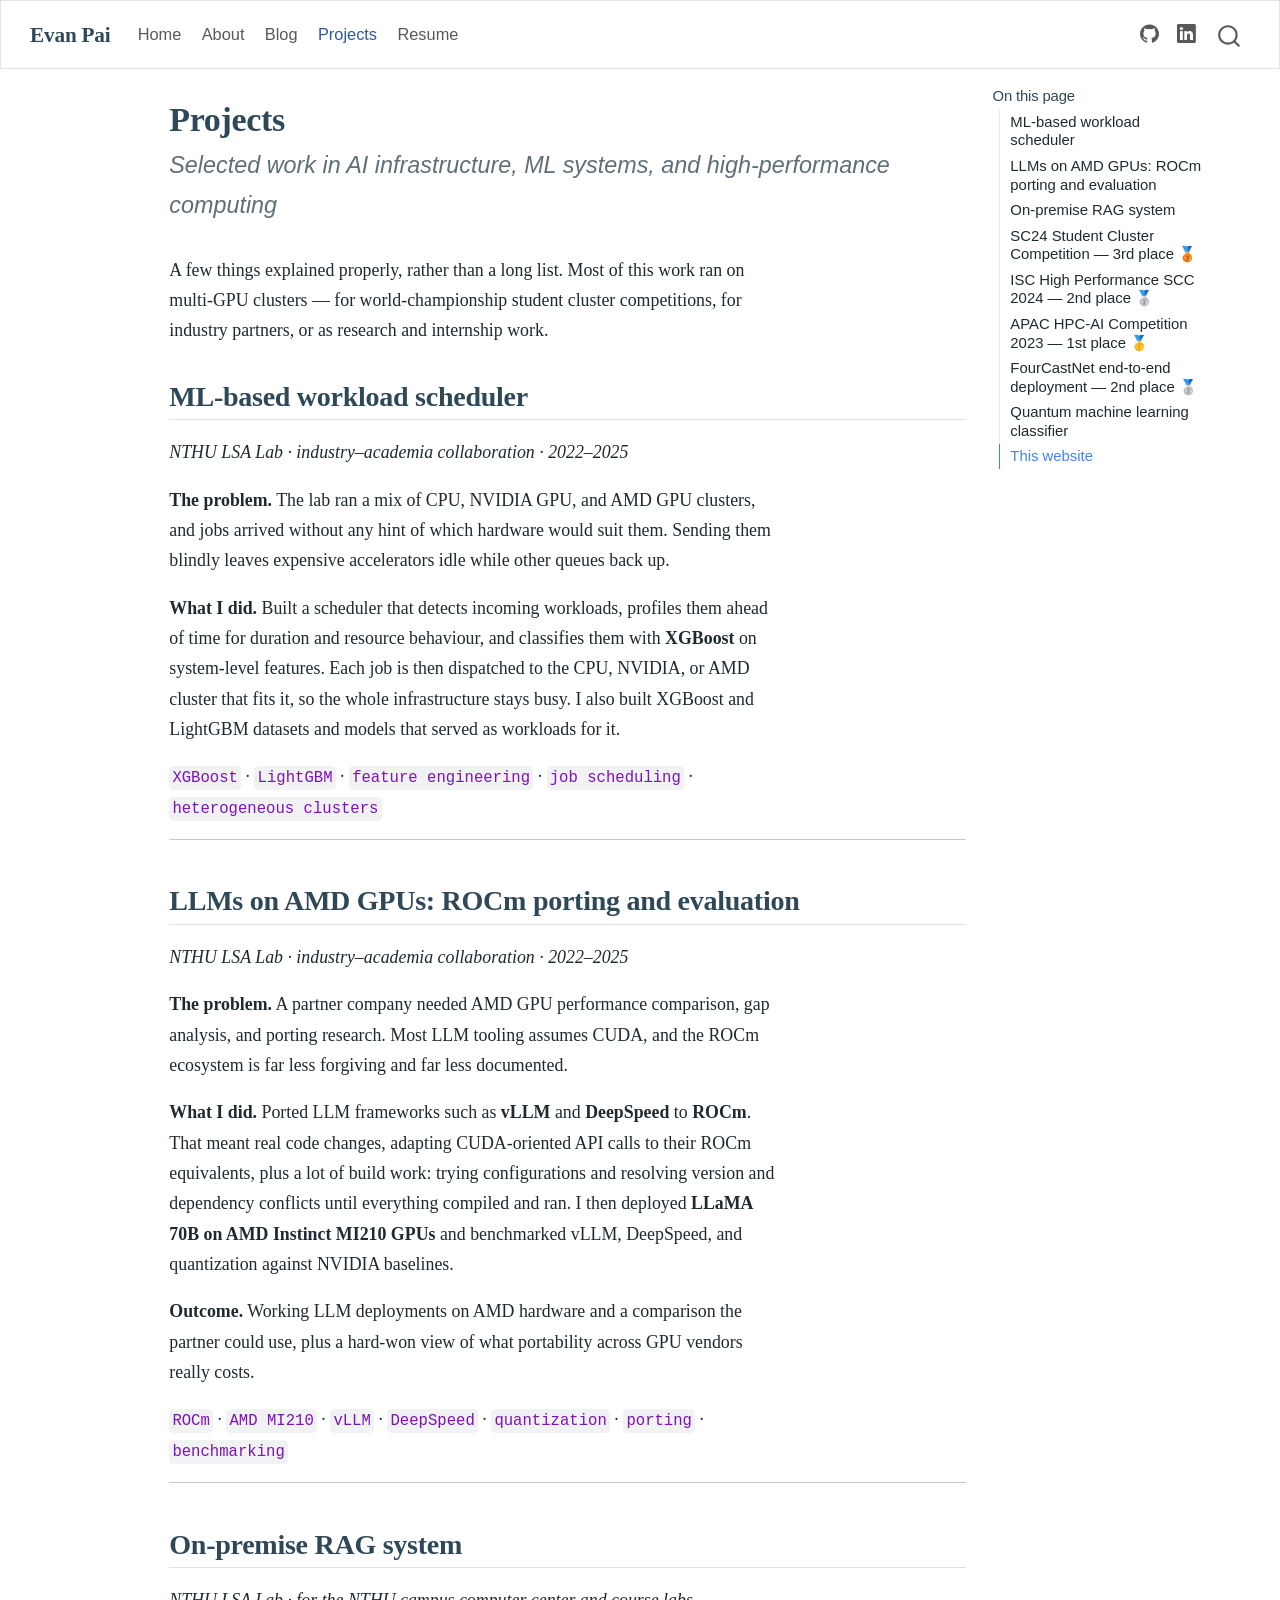
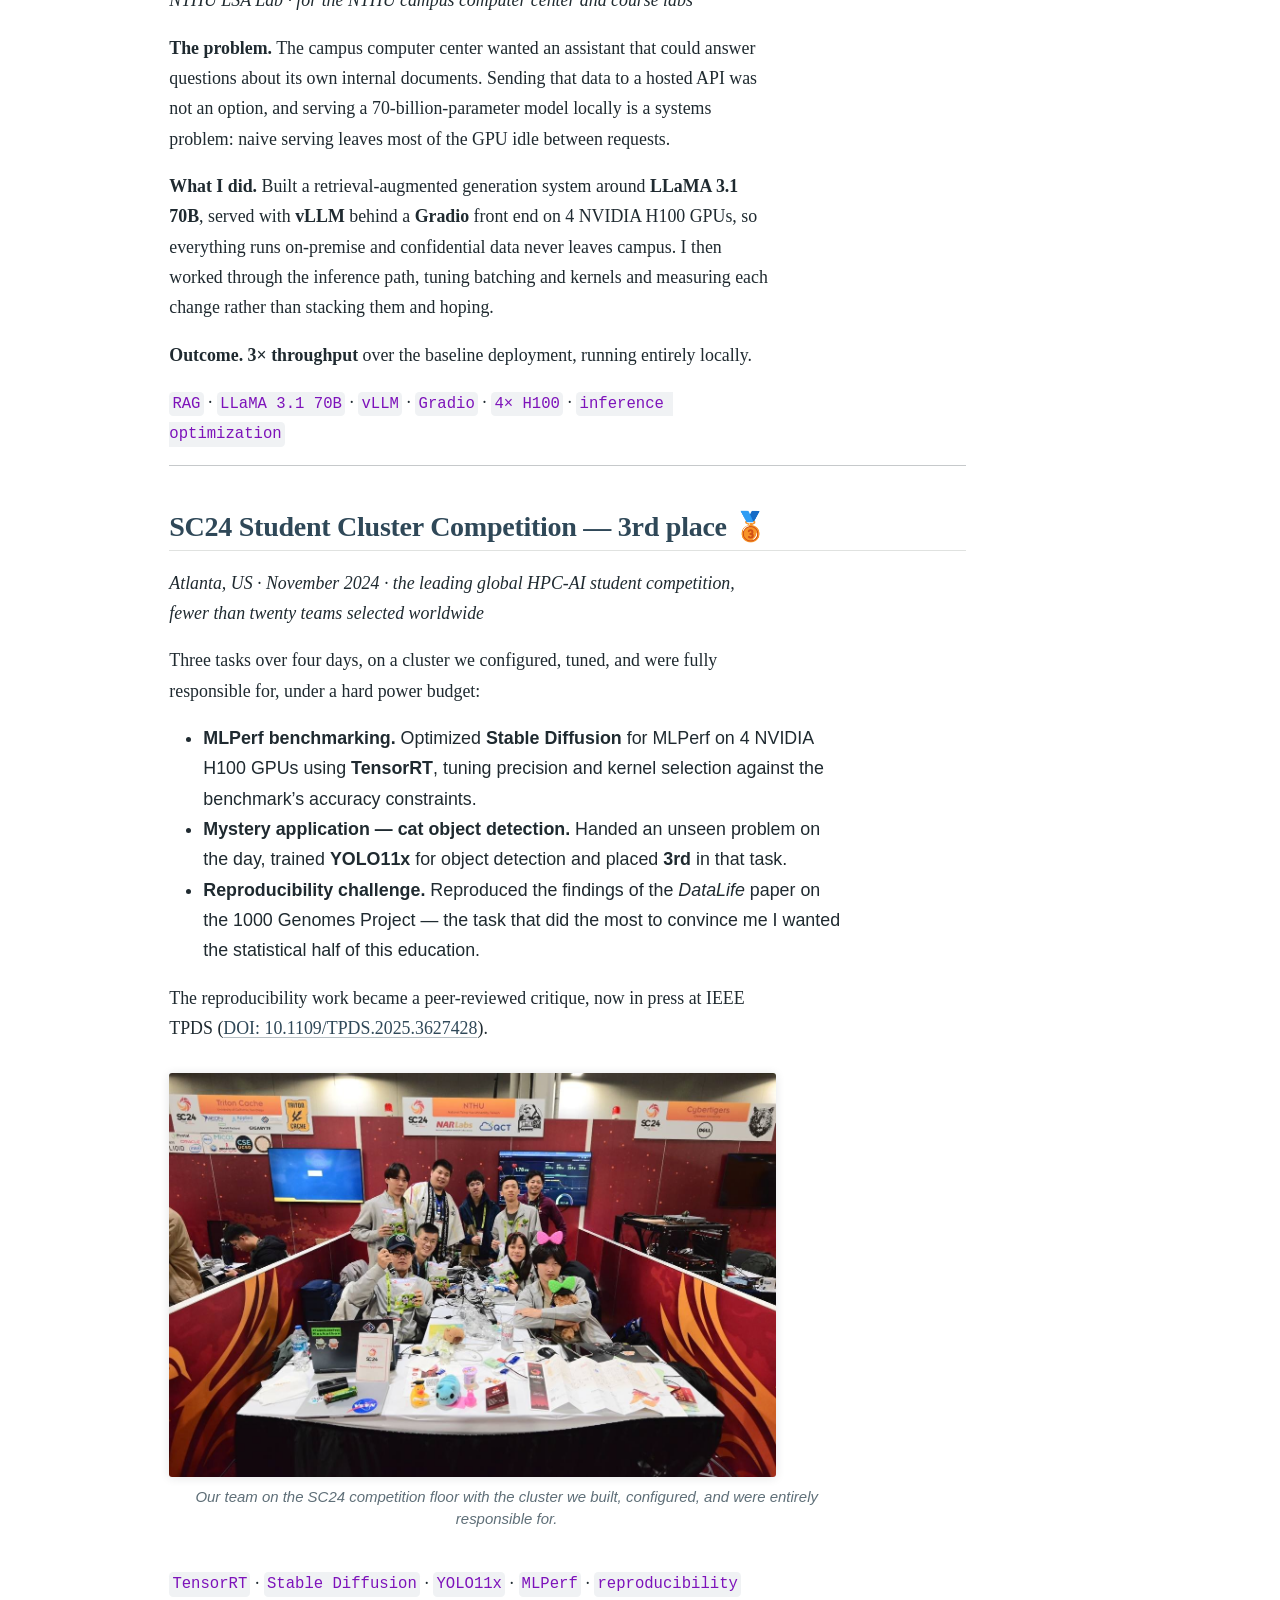
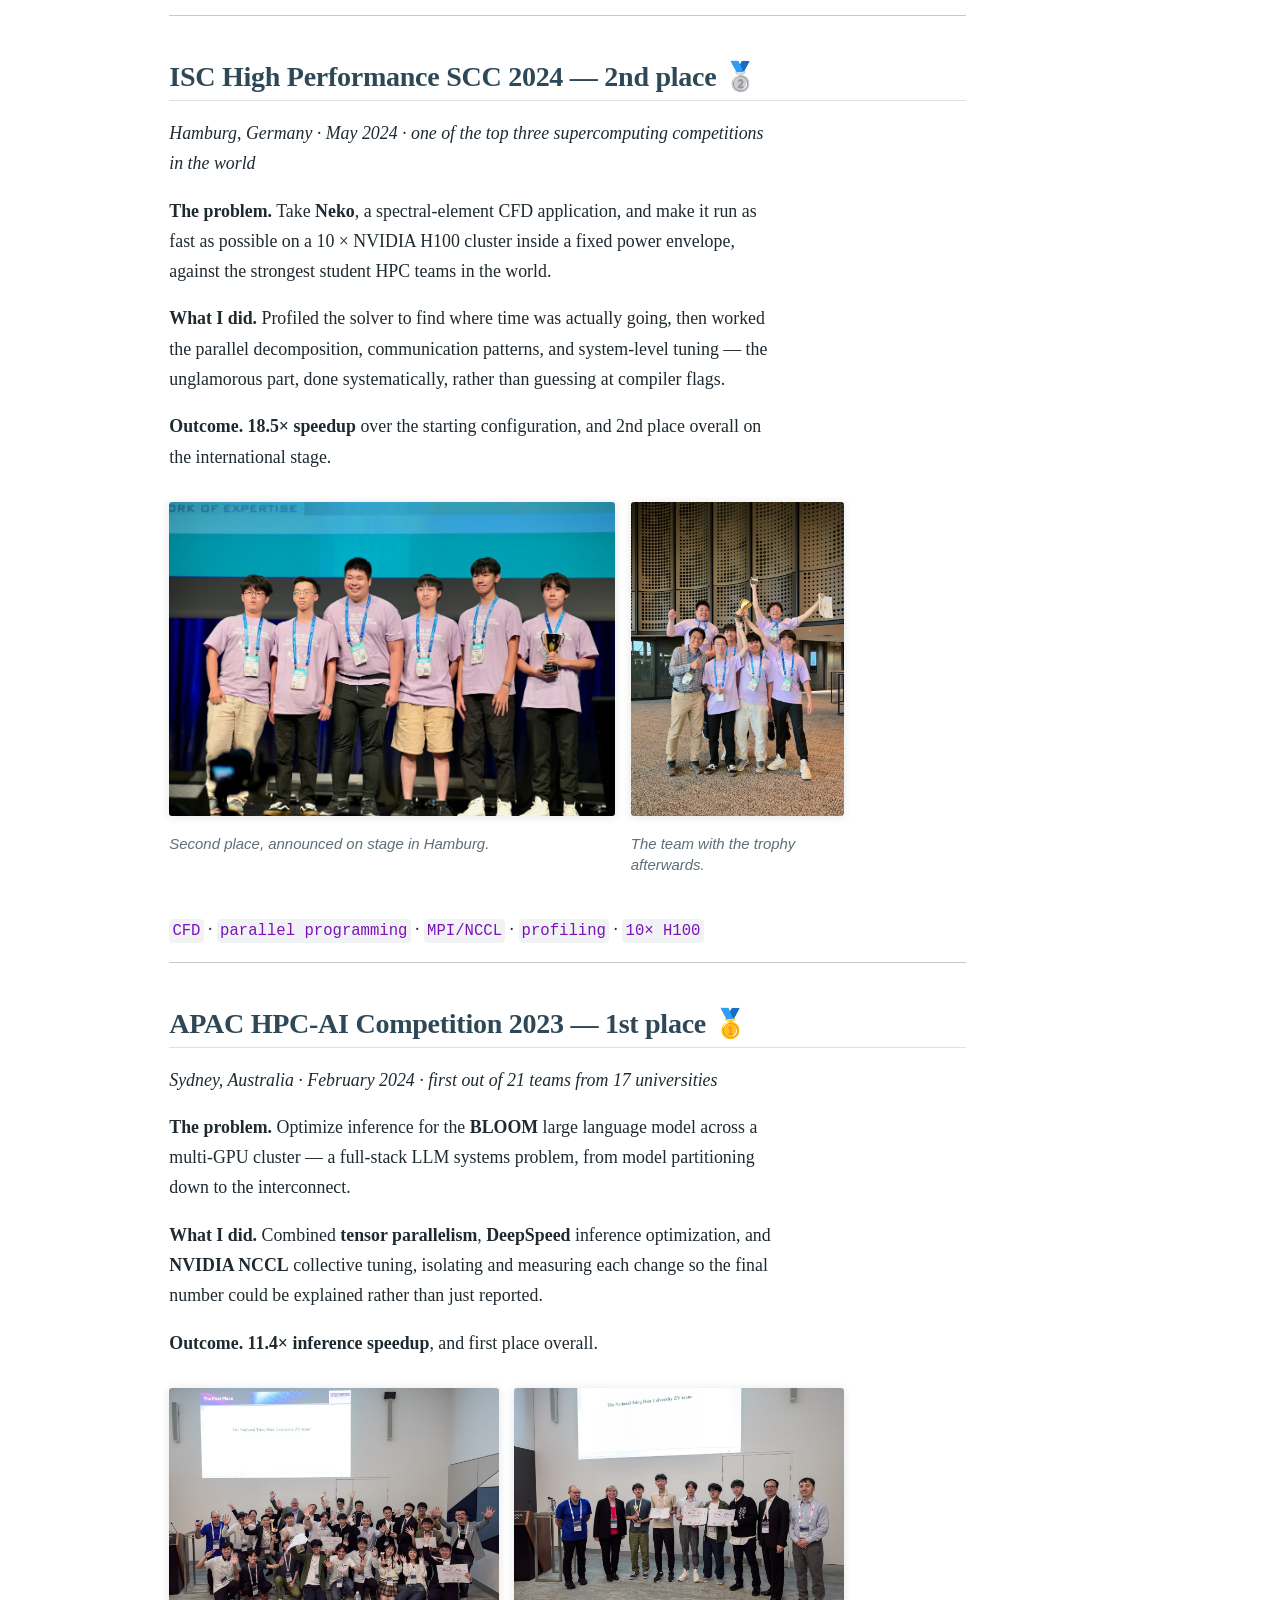
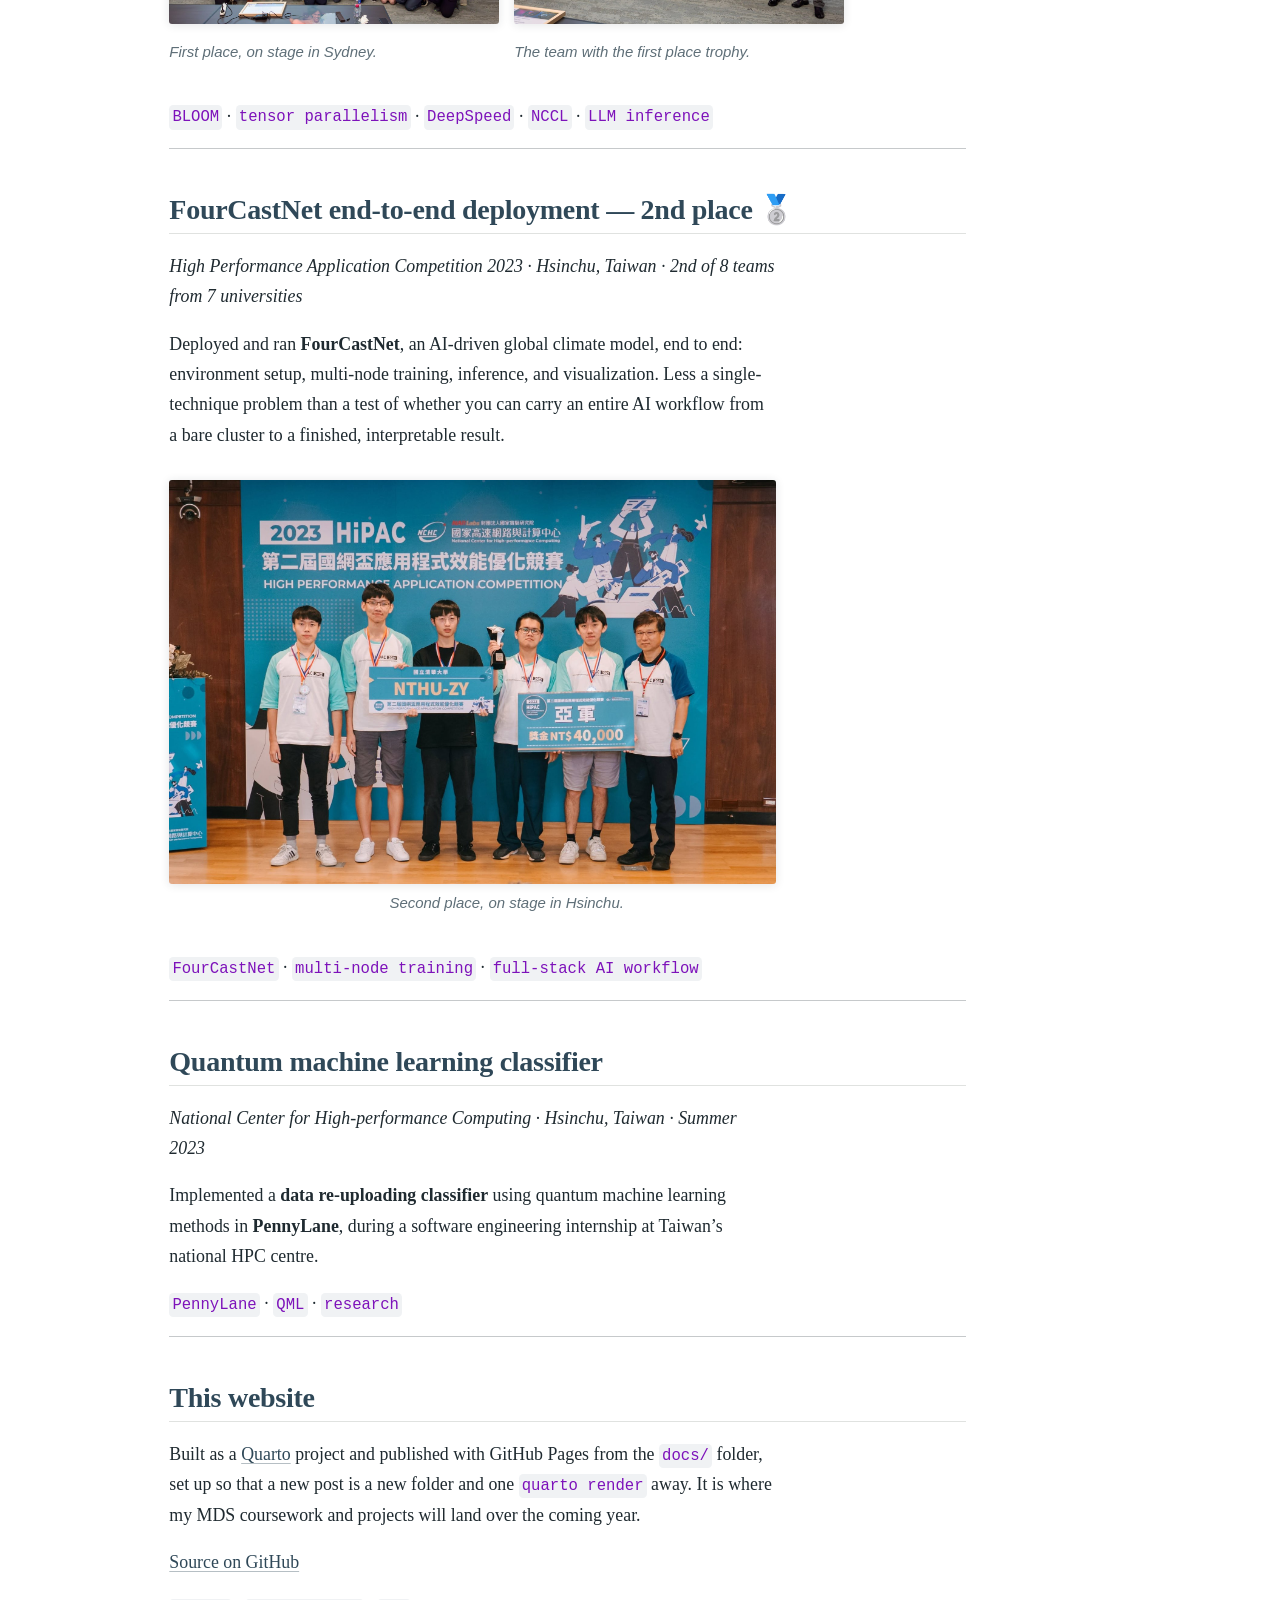
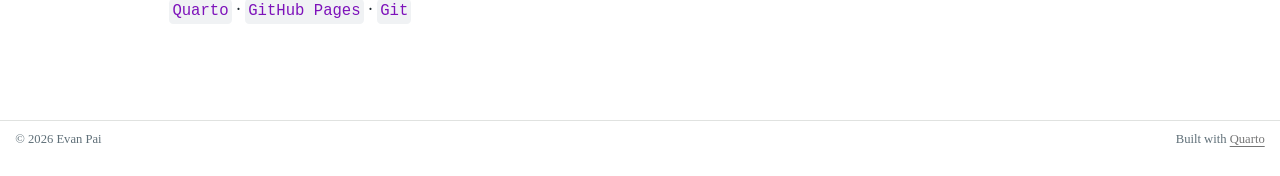
<file: docs/projects.html>
<!DOCTYPE html>
<html xmlns="http://www.w3.org/1999/xhtml" lang="en" xml:lang="en"><head>

<meta charset="utf-8">
<meta name="generator" content="quarto-1.10.18">

<meta name="viewport" content="width=device-width, initial-scale=1.0, user-scalable=yes">


<title>Projects – Evan Pai</title>
<style>
/* Default styles provided by pandoc.
** See https://pandoc.org/MANUAL.html#variables-for-html for config info.
*/
span.smallcaps{font-variant: small-caps;}
div.columns{display: flex; gap: 1.5em;}
div.column{flex: auto;}
@media screen {
div.columns{gap: min(4vw, 1.5em);}
div.column{overflow-x: auto;}
}
div.hanging-indent{margin-left: 1.5em; text-indent: -1.5em;}
ul.task-list{list-style: none;}
ul.task-list li input[type="checkbox"] {
  width: 0.8em;
  margin: 0 0.8em 0.2em -1em; /* quarto-specific, see https://github.com/quarto-dev/quarto-cli/issues/4556 */ 
  vertical-align: middle;
}
</style>


<script src="site_libs/quarto-nav/quarto-nav.js"></script>
<script src="site_libs/quarto-nav/headroom.min.js"></script>
<script src="site_libs/clipboard/clipboard.min.js"></script>
<script src="site_libs/quarto-search/autocomplete.umd.js"></script>
<script src="site_libs/quarto-search/fuse.min.js"></script>
<script src="site_libs/quarto-search/quarto-search.js"></script>
<meta name="quarto:offset" content="./">
<script src="site_libs/quarto-html/quarto.js" type="module"></script>
<script src="site_libs/quarto-html/tabsets/tabsets.js" type="module"></script>
<script src="site_libs/quarto-html/popper.min.js"></script>
<script src="site_libs/quarto-html/tippy.umd.min.js"></script>
<script src="site_libs/quarto-html/anchor.min.js"></script>
<link href="site_libs/quarto-html/tippy.css" rel="stylesheet">
<link href="site_libs/quarto-html/quarto-syntax-highlighting-64a204ab8560d761af7679ceaba22944.css" rel="stylesheet" id="quarto-text-highlighting-styles">
<script src="site_libs/bootstrap/bootstrap.min.js"></script>
<link href="site_libs/bootstrap/bootstrap-icons.css" rel="stylesheet">
<link href="site_libs/bootstrap/bootstrap-529c26969d27a2a2473a4b9f3bafd9fb.min.css" rel="stylesheet" append-hash="true" id="quarto-bootstrap" data-mode="light">
<script src="site_libs/quarto-contrib/glightbox/glightbox.min.js"></script>
<link href="site_libs/quarto-contrib/glightbox/glightbox.min.css" rel="stylesheet">
<link href="site_libs/quarto-contrib/glightbox/lightbox.css" rel="stylesheet">
<script id="quarto-search-options" type="application/json">{
  "location": "navbar",
  "copy-button": false,
  "collapse-after": 3,
  "panel-placement": "end",
  "type": "overlay",
  "limit": 50,
  "keyboard-shortcut": [
    "f",
    "/",
    "s"
  ],
  "show-item-context": false,
  "language": {
    "search-no-results-text": "No results",
    "search-matching-documents-text": "matching documents",
    "search-copy-link-title": "Copy link to search",
    "search-hide-matches-text": "Hide additional matches",
    "search-more-match-text": "more match in this document",
    "search-more-matches-text": "more matches in this document",
    "search-clear-button-title": "Clear",
    "search-text-placeholder": "",
    "search-detached-cancel-button-title": "Cancel",
    "search-submit-button-title": "Submit",
    "search-label": "Search"
  }
}</script>
<style>html{ scroll-behavior: smooth; }</style>


<link rel="stylesheet" href="styles.css">
<meta property="og:title" content="Projects – Evan Pai">
<meta property="og:description" content="Selected work in AI infrastructure, ML systems, and high-performance computing">
<meta property="og:image" content="https://evanpai.github.io/images/competitions/sc24-team-cluster.jpg">
<meta property="og:site_name" content="Evan Pai">
<meta property="og:image:alt" content="The NTHU student cluster competition team standing with their cluster on the SC24 floor in Atlanta">
</head>

<body class="nav-fixed quarto-light">

<div id="quarto-search-results"></div>
  <header id="quarto-header" class="headroom fixed-top">
    <nav class="navbar navbar-expand-lg " data-bs-theme="dark">
      <div class="navbar-container container-fluid">
      <div class="navbar-brand-container mx-auto">
    <a class="navbar-brand" href="./index.html">
    <span class="navbar-title">Evan Pai</span>
    </a>
  </div>
            <div id="quarto-search" class="" title="Search"></div>
          <button class="navbar-toggler" type="button" data-bs-toggle="collapse" data-bs-target="#navbarCollapse" aria-controls="navbarCollapse" role="menu" aria-expanded="false" aria-label="Toggle navigation" onclick="if (window.quartoToggleHeadroom) { window.quartoToggleHeadroom(); }">
  <span class="navbar-toggler-icon"></span>
</button>
          <div class="collapse navbar-collapse" id="navbarCollapse">
            <ul class="navbar-nav navbar-nav-scroll me-auto">
  <li class="nav-item">
    <a class="nav-link" href="./index.html"> 
<span class="menu-text">Home</span></a>
  </li>  
  <li class="nav-item">
    <a class="nav-link" href="./about.html"> 
<span class="menu-text">About</span></a>
  </li>  
  <li class="nav-item">
    <a class="nav-link" href="./blog.html"> 
<span class="menu-text">Blog</span></a>
  </li>  
  <li class="nav-item">
    <a class="nav-link active" href="./projects.html" aria-current="page"> 
<span class="menu-text">Projects</span></a>
  </li>  
  <li class="nav-item">
    <a class="nav-link" href="./files/EvanPai_Resume.pdf"> 
<span class="menu-text">Resume</span></a>
  </li>  
</ul>
            <ul class="navbar-nav navbar-nav-scroll ms-auto">
  <li class="nav-item compact">
    <a class="nav-link" href="https://github.com/EvanPai"> <i class="bi bi-github" role="img" aria-label="GitHub">
</i> 
<span class="menu-text"></span></a>
  </li>  
  <li class="nav-item compact">
    <a class="nav-link" href="https://www.linkedin.com/in/evanpai/"> <i class="bi bi-linkedin" role="img" aria-label="LinkedIn">
</i> 
<span class="menu-text"></span></a>
  </li>  
</ul>
          </div> <!-- /navcollapse -->
            <div class="quarto-navbar-tools">
</div>
      </div> <!-- /container-fluid -->
    </nav>
</header>
<!-- content -->
<div id="quarto-content" class="quarto-container page-columns page-rows-contents page-layout-article page-navbar">
<!-- sidebar -->
<!-- margin-sidebar -->
    <div id="quarto-margin-sidebar" class="sidebar margin-sidebar">
        <nav id="TOC" role="doc-toc" class="toc-active">
    <h2 id="toc-title">On this page</h2>
   
  <ul class="collapse">
  <li><a href="#ml-based-workload-scheduler" id="toc-ml-based-workload-scheduler" class="nav-link active" data-scroll-target="#ml-based-workload-scheduler">ML-based workload scheduler</a></li>
  <li><a href="#llms-on-amd-gpus-rocm-porting-and-evaluation" id="toc-llms-on-amd-gpus-rocm-porting-and-evaluation" class="nav-link" data-scroll-target="#llms-on-amd-gpus-rocm-porting-and-evaluation">LLMs on AMD GPUs: ROCm porting and evaluation</a></li>
  <li><a href="#on-premise-rag-system" id="toc-on-premise-rag-system" class="nav-link" data-scroll-target="#on-premise-rag-system">On-premise RAG system</a></li>
  <li><a href="#sc24-student-cluster-competition-3rd-place" id="toc-sc24-student-cluster-competition-3rd-place" class="nav-link" data-scroll-target="#sc24-student-cluster-competition-3rd-place">SC24 Student Cluster Competition — 3rd place 🥉</a></li>
  <li><a href="#isc-high-performance-scc-2024-2nd-place" id="toc-isc-high-performance-scc-2024-2nd-place" class="nav-link" data-scroll-target="#isc-high-performance-scc-2024-2nd-place">ISC High Performance SCC 2024 — 2nd place 🥈</a></li>
  <li><a href="#apac-hpc-ai-competition-2023-1st-place" id="toc-apac-hpc-ai-competition-2023-1st-place" class="nav-link" data-scroll-target="#apac-hpc-ai-competition-2023-1st-place">APAC HPC-AI Competition 2023 — 1st place 🥇</a></li>
  <li><a href="#fourcastnet-end-to-end-deployment-2nd-place" id="toc-fourcastnet-end-to-end-deployment-2nd-place" class="nav-link" data-scroll-target="#fourcastnet-end-to-end-deployment-2nd-place">FourCastNet end-to-end deployment — 2nd place 🥈</a></li>
  <li><a href="#quantum-machine-learning-classifier" id="toc-quantum-machine-learning-classifier" class="nav-link" data-scroll-target="#quantum-machine-learning-classifier">Quantum machine learning classifier</a></li>
  <li><a href="#this-website" id="toc-this-website" class="nav-link" data-scroll-target="#this-website">This website</a></li>
  </ul>
</nav>
    </div>
<!-- main -->
<main class="content" id="quarto-document-content">

<header id="title-block-header" class="quarto-title-block default">
<div class="quarto-title">
<h1 class="title">Projects</h1>
<p class="subtitle lead">Selected work in AI infrastructure, ML systems, and high-performance computing</p>
</div>



<div class="quarto-title-meta">

    
  
    
  </div>
  


</header>


<p>A few things explained properly, rather than a long list. Most of this work ran on multi-GPU clusters — for world-championship student cluster competitions, for industry partners, or as research and internship work.</p>
<section id="ml-based-workload-scheduler" class="level2">
<h2 class="anchored" data-anchor-id="ml-based-workload-scheduler">ML-based workload scheduler</h2>
<p><em>NTHU LSA Lab · industry–academia collaboration · 2022–2025</em></p>
<p><strong>The problem.</strong> The lab ran a mix of CPU, NVIDIA GPU, and AMD GPU clusters, and jobs arrived without any hint of which hardware would suit them. Sending them blindly leaves expensive accelerators idle while other queues back up.</p>
<p><strong>What I did.</strong> Built a scheduler that detects incoming workloads, profiles them ahead of time for duration and resource behaviour, and classifies them with <strong>XGBoost</strong> on system-level features. Each job is then dispatched to the CPU, NVIDIA, or AMD cluster that fits it, so the whole infrastructure stays busy. I also built XGBoost and LightGBM datasets and models that served as workloads for it.</p>
<p><code>XGBoost</code> · <code>LightGBM</code> · <code>feature engineering</code> · <code>job scheduling</code> · <code>heterogeneous clusters</code></p>
<hr>
</section>
<section id="llms-on-amd-gpus-rocm-porting-and-evaluation" class="level2">
<h2 class="anchored" data-anchor-id="llms-on-amd-gpus-rocm-porting-and-evaluation">LLMs on AMD GPUs: ROCm porting and evaluation</h2>
<p><em>NTHU LSA Lab · industry–academia collaboration · 2022–2025</em></p>
<p><strong>The problem.</strong> A partner company needed AMD GPU performance comparison, gap analysis, and porting research. Most LLM tooling assumes CUDA, and the ROCm ecosystem is far less forgiving and far less documented.</p>
<p><strong>What I did.</strong> Ported LLM frameworks such as <strong>vLLM</strong> and <strong>DeepSpeed</strong> to <strong>ROCm</strong>. That meant real code changes, adapting CUDA-oriented API calls to their ROCm equivalents, plus a lot of build work: trying configurations and resolving version and dependency conflicts until everything compiled and ran. I then deployed <strong>LLaMA 70B on AMD Instinct MI210 GPUs</strong> and benchmarked vLLM, DeepSpeed, and quantization against NVIDIA baselines.</p>
<p><strong>Outcome.</strong> Working LLM deployments on AMD hardware and a comparison the partner could use, plus a hard-won view of what portability across GPU vendors really costs.</p>
<p><code>ROCm</code> · <code>AMD MI210</code> · <code>vLLM</code> · <code>DeepSpeed</code> · <code>quantization</code> · <code>porting</code> · <code>benchmarking</code></p>
<hr>
</section>
<section id="on-premise-rag-system" class="level2">
<h2 class="anchored" data-anchor-id="on-premise-rag-system">On-premise RAG system</h2>
<p><em>NTHU LSA Lab · for the NTHU campus computer center and course labs</em></p>
<p><strong>The problem.</strong> The campus computer center wanted an assistant that could answer questions about its own internal documents. Sending that data to a hosted API was not an option, and serving a 70-billion-parameter model locally is a systems problem: naive serving leaves most of the GPU idle between requests.</p>
<p><strong>What I did.</strong> Built a retrieval-augmented generation system around <strong>LLaMA 3.1 70B</strong>, served with <strong>vLLM</strong> behind a <strong>Gradio</strong> front end on 4 NVIDIA H100 GPUs, so everything runs on-premise and confidential data never leaves campus. I then worked through the inference path, tuning batching and kernels and measuring each change rather than stacking them and hoping.</p>
<p><strong>Outcome.</strong> <strong>3× throughput</strong> over the baseline deployment, running entirely locally.</p>
<p><code>RAG</code> · <code>LLaMA 3.1 70B</code> · <code>vLLM</code> · <code>Gradio</code> · <code>4× H100</code> · <code>inference optimization</code></p>
<hr>
</section>
<section id="sc24-student-cluster-competition-3rd-place" class="level2">
<h2 class="anchored" data-anchor-id="sc24-student-cluster-competition-3rd-place">SC24 Student Cluster Competition — 3rd place 🥉</h2>
<p><em>Atlanta, US · November 2024 · the leading global HPC-AI student competition, fewer than twenty teams selected worldwide</em></p>
<p>Three tasks over four days, on a cluster we configured, tuned, and were fully responsible for, under a hard power budget:</p>
<ul>
<li><strong>MLPerf benchmarking.</strong> Optimized <strong>Stable Diffusion</strong> for MLPerf on 4 NVIDIA H100 GPUs using <strong>TensorRT</strong>, tuning precision and kernel selection against the benchmark’s accuracy constraints.</li>
<li><strong>Mystery application — cat object detection.</strong> Handed an unseen problem on the day, trained <strong>YOLO11x</strong> for object detection and placed <strong>3rd</strong> in that task.</li>
<li><strong>Reproducibility challenge.</strong> Reproduced the findings of the <em>DataLife</em> paper on the 1000 Genomes Project — the task that did the most to convince me I wanted the statistical half of this education.</li>
</ul>
<p>The reproducibility work became a peer-reviewed critique, now in press at IEEE TPDS (<a href="https://doi.org/10.1109/TPDS.2025.3627428">DOI: 10.1109/TPDS.2025.3627428</a>).</p>
<div class="photo-single">
<div class="quarto-figure quarto-figure-center">
<figure class="figure">
<p><a href="images/competitions/sc24-team-cluster.jpg" class="lightbox" data-gallery="quarto-lightbox-gallery-1" title="Our team on the SC24 competition floor with the cluster we built, configured, and were entirely responsible for."><img src="images/competitions/sc24-team-cluster.jpg" class="img-fluid figure-img" alt="The NTHU student cluster competition team standing with their cluster on the SC24 floor in Atlanta"></a></p>
<figcaption>Our team on the SC24 competition floor with the cluster we built, configured, and were entirely responsible for.</figcaption>
</figure>
</div>
</div>
<p><code>TensorRT</code> · <code>Stable Diffusion</code> · <code>YOLO11x</code> · <code>MLPerf</code> · <code>reproducibility</code></p>
<hr>
</section>
<section id="isc-high-performance-scc-2024-2nd-place" class="level2">
<h2 class="anchored" data-anchor-id="isc-high-performance-scc-2024-2nd-place">ISC High Performance SCC 2024 — 2nd place 🥈</h2>
<p><em>Hamburg, Germany · May 2024 · one of the top three supercomputing competitions in the world</em></p>
<p><strong>The problem.</strong> Take <strong>Neko</strong>, a spectral-element CFD application, and make it run as fast as possible on a 10 × NVIDIA H100 cluster inside a fixed power envelope, against the strongest student HPC teams in the world.</p>
<p><strong>What I did.</strong> Profiled the solver to find where time was actually going, then worked the parallel decomposition, communication patterns, and system-level tuning — the unglamorous part, done systematically, rather than guessing at compiler flags.</p>
<p><strong>Outcome.</strong> <strong>18.5× speedup</strong> over the starting configuration, and 2nd place overall on the international stage.</p>
<div class="photo-row">
<div class="photo-cell">
<div class="quarto-figure quarto-figure-center">
<figure class="figure">
<p><a href="images/competitions/isc24-podium.jpg" class="lightbox" data-gallery="quarto-lightbox-gallery-2" title="Second place, announced on stage in Hamburg."><img src="images/competitions/isc24-podium.jpg" class="img-fluid figure-img" alt="Evan Pai receiving the second place award on stage at ISC High Performance 2024"></a></p>
<figcaption>Second place, announced on stage in Hamburg.</figcaption>
</figure>
</div>
</div>
<div class="photo-cell">
<div class="quarto-figure quarto-figure-center">
<figure class="figure">
<p><a href="images/competitions/isc24-team-trophy.jpg" class="lightbox" data-gallery="quarto-lightbox-gallery-3" title="The team with the trophy afterwards."><img src="images/competitions/isc24-team-trophy.jpg" class="img-fluid figure-img" alt="The NTHU team holding the ISC 2024 second place trophy"></a></p>
<figcaption>The team with the trophy afterwards.</figcaption>
</figure>
</div>
</div>
</div>
<p><code>CFD</code> · <code>parallel programming</code> · <code>MPI/NCCL</code> · <code>profiling</code> · <code>10× H100</code></p>
<hr>
</section>
<section id="apac-hpc-ai-competition-2023-1st-place" class="level2">
<h2 class="anchored" data-anchor-id="apac-hpc-ai-competition-2023-1st-place">APAC HPC-AI Competition 2023 — 1st place 🥇</h2>
<p><em>Sydney, Australia · February 2024 · first out of 21 teams from 17 universities</em></p>
<p><strong>The problem.</strong> Optimize inference for the <strong>BLOOM</strong> large language model across a multi-GPU cluster — a full-stack LLM systems problem, from model partitioning down to the interconnect.</p>
<p><strong>What I did.</strong> Combined <strong>tensor parallelism</strong>, <strong>DeepSpeed</strong> inference optimization, and <strong>NVIDIA NCCL</strong> collective tuning, isolating and measuring each change so the final number could be explained rather than just reported.</p>
<p><strong>Outcome.</strong> <strong>11.4× inference speedup</strong>, and first place overall.</p>
<div class="photo-row">
<div class="photo-cell">
<div class="quarto-figure quarto-figure-center">
<figure class="figure">
<p><a href="images/competitions/apac-podium.jpg" class="lightbox" data-gallery="quarto-lightbox-gallery-4" title="First place, on stage in Sydney."><img src="images/competitions/apac-podium.jpg" class="img-fluid figure-img" alt="Evan Pai receiving the first place award on stage at the APAC HPC-AI Competition"></a></p>
<figcaption>First place, on stage in Sydney.</figcaption>
</figure>
</div>
</div>
<div class="photo-cell">
<div class="quarto-figure quarto-figure-center">
<figure class="figure">
<p><a href="images/competitions/apac-team-trophy.jpg" class="lightbox" data-gallery="quarto-lightbox-gallery-5" title="The team with the first place trophy."><img src="images/competitions/apac-team-trophy.jpg" class="img-fluid figure-img" alt="The NTHU team holding the APAC HPC-AI Competition first place trophy"></a></p>
<figcaption>The team with the first place trophy.</figcaption>
</figure>
</div>
</div>
</div>
<p><code>BLOOM</code> · <code>tensor parallelism</code> · <code>DeepSpeed</code> · <code>NCCL</code> · <code>LLM inference</code></p>
<hr>
</section>
<section id="fourcastnet-end-to-end-deployment-2nd-place" class="level2">
<h2 class="anchored" data-anchor-id="fourcastnet-end-to-end-deployment-2nd-place">FourCastNet end-to-end deployment — 2nd place 🥈</h2>
<p><em>High Performance Application Competition 2023 · Hsinchu, Taiwan · 2nd of 8 teams from 7 universities</em></p>
<p>Deployed and ran <strong>FourCastNet</strong>, an AI-driven global climate model, end to end: environment setup, multi-node training, inference, and visualization. Less a single-technique problem than a test of whether you can carry an entire AI workflow from a bare cluster to a finished, interpretable result.</p>
<div class="photo-single">
<div class="quarto-figure quarto-figure-center">
<figure class="figure">
<p><a href="images/competitions/hipac-podium.jpg" class="lightbox" data-gallery="quarto-lightbox-gallery-6" title="Second place, on stage in Hsinchu."><img src="images/competitions/hipac-podium.jpg" class="img-fluid figure-img" alt="Evan Pai receiving the second place award on stage at the High Performance Application Competition 2023"></a></p>
<figcaption>Second place, on stage in Hsinchu.</figcaption>
</figure>
</div>
</div>
<p><code>FourCastNet</code> · <code>multi-node training</code> · <code>full-stack AI workflow</code></p>
<hr>
</section>
<section id="quantum-machine-learning-classifier" class="level2">
<h2 class="anchored" data-anchor-id="quantum-machine-learning-classifier">Quantum machine learning classifier</h2>
<p><em>National Center for High-performance Computing · Hsinchu, Taiwan · Summer 2023</em></p>
<p>Implemented a <strong>data re-uploading classifier</strong> using quantum machine learning methods in <strong>PennyLane</strong>, during a software engineering internship at Taiwan’s national HPC centre.</p>
<p><code>PennyLane</code> · <code>QML</code> · <code>research</code></p>
<hr>
</section>
<section id="this-website" class="level2">
<h2 class="anchored" data-anchor-id="this-website">This website</h2>
<p>Built as a <a href="https://quarto.org">Quarto</a> project and published with GitHub Pages from the <code>docs/</code> folder, set up so that a new post is a new folder and one <code>quarto render</code> away. It is where my MDS coursework and projects will land over the coming year.</p>
<p><a href="https://github.com/EvanPai/EvanPai.github.io">Source on GitHub</a></p>
<p><code>Quarto</code> · <code>GitHub Pages</code> · <code>Git</code></p>


</section>

</main> <!-- /main -->
<script>
  // Give each photo in a .photo-row a flex-grow equal to its aspect ratio,
  // so every photo in the row renders at exactly the same height without
  // cropping. Recomputed from the real image, so swapping a photo just works.
  document.addEventListener("DOMContentLoaded", function () {
    document.querySelectorAll(".photo-row > .photo-cell").forEach(function (cell) {
      var img = cell.querySelector("img");
      if (!img) return;
      var apply = function () {
        if (img.naturalWidth && img.naturalHeight) {
          cell.style.flexGrow = img.naturalWidth / img.naturalHeight;
        }
      };
      if (img.complete) apply(); else img.addEventListener("load", apply);
    });
  });
</script>
<script id="quarto-html-after-body" type="application/javascript">
  window.document.addEventListener("DOMContentLoaded", function (event) {
    const icon = "";
    const anchorJS = new window.AnchorJS();
    anchorJS.options = {
      placement: 'right',
      icon: icon
    };
    anchorJS.add('.anchored');
    const isCodeAnnotation = (el) => {
      for (const clz of el.classList) {
        if (clz.startsWith('code-annotation-')) {                     
          return true;
        }
      }
      return false;
    }
    const onCopySuccess = function(e) {
      // button target
      const button = e.trigger;
      // don't keep focus
      button.blur();
      // flash "checked"
      button.classList.add('code-copy-button-checked');
      var currentTitle = button.getAttribute("title");
      button.setAttribute("title", "Copied!");
      let tooltip;
      if (window.bootstrap) {
        button.setAttribute("data-bs-toggle", "tooltip");
        button.setAttribute("data-bs-placement", "left");
        button.setAttribute("data-bs-title", "Copied!");
        tooltip = new bootstrap.Tooltip(button, 
          { trigger: "manual", 
            customClass: "code-copy-button-tooltip",
            offset: [0, -8]});
        tooltip.show();    
      }
      setTimeout(function() {
        if (tooltip) {
          tooltip.hide();
          button.removeAttribute("data-bs-title");
          button.removeAttribute("data-bs-toggle");
          button.removeAttribute("data-bs-placement");
        }
        button.setAttribute("title", currentTitle);
        button.classList.remove('code-copy-button-checked');
      }, 1000);
      // clear code selection
      e.clearSelection();
    }
    const getTextToCopy = function(trigger) {
      const outerScaffold = trigger.parentElement.cloneNode(true);
      const codeEl = outerScaffold.querySelector('code');
      for (const childEl of codeEl.children) {
        if (isCodeAnnotation(childEl)) {
          childEl.remove();
        }
      }
      return codeEl.innerText;
    }
    const clipboard = new window.ClipboardJS('.code-copy-button:not([data-in-quarto-modal])', {
      text: getTextToCopy
    });
    clipboard.on('success', onCopySuccess);
    if (window.document.getElementById('quarto-embedded-source-code-modal')) {
      const clipboardModal = new window.ClipboardJS('.code-copy-button[data-in-quarto-modal]', {
        text: getTextToCopy,
        container: window.document.getElementById('quarto-embedded-source-code-modal')
      });
      clipboardModal.on('success', onCopySuccess);
    }
      var localhostRegex = new RegExp(/^(?:http|https):\/\/localhost\:?[0-9]*\//);
      var mailtoRegex = new RegExp(/^mailto:/);
        var filterRegex = new RegExp("https:\/\/evanpai\.github\.io");
      var isInternal = (href) => {
          return filterRegex.test(href) || localhostRegex.test(href) || mailtoRegex.test(href);
      }
      // Inspect non-navigation links and adorn them if external
     var links = window.document.querySelectorAll('a[href]:not(.nav-link):not(.navbar-brand):not(.toc-action):not(.sidebar-link):not(.sidebar-item-toggle):not(.pagination-link):not(.no-external):not([aria-hidden]):not(.dropdown-item):not(.quarto-navigation-tool):not(.about-link)');
      for (var i=0; i<links.length; i++) {
        const link = links[i];
        if (!isInternal(link.href)) {
          // undo the damage that might have been done by quarto-nav.js in the case of
          // links that we want to consider external
          if (link.dataset.originalHref !== undefined) {
            link.href = link.dataset.originalHref;
          }
            // target, if specified
            link.setAttribute("target", "_blank");
            if (link.getAttribute("rel") === null) {
              link.setAttribute("rel", "noopener");
            }
        }
      }
    function tippyHover(el, contentFn, onTriggerFn, onUntriggerFn) {
      const config = {
        allowHTML: true,
        maxWidth: 500,
        delay: 100,
        arrow: false,
        appendTo: function(el) {
            return el.parentElement;
        },
        interactive: true,
        interactiveBorder: 10,
        theme: 'quarto',
        placement: 'bottom-start',
      };
      if (contentFn) {
        config.content = contentFn;
      }
      if (onTriggerFn) {
        config.onTrigger = onTriggerFn;
      }
      if (onUntriggerFn) {
        config.onUntrigger = onUntriggerFn;
      }
      window.tippy(el, config); 
    }
    const noterefs = window.document.querySelectorAll('a[role="doc-noteref"]');
    for (var i=0; i<noterefs.length; i++) {
      const ref = noterefs[i];
      tippyHover(ref, function() {
        // use id or data attribute instead here
        let href = ref.getAttribute('data-footnote-href') || ref.getAttribute('href');
        try { href = new URL(href).hash; } catch {}
        const id = href.replace(/^#\/?/, "");
        const note = window.document.getElementById(id);
        if (note) {
          return note.innerHTML;
        } else {
          return "";
        }
      });
    }
    const xrefs = window.document.querySelectorAll('a.quarto-xref');
    const processXRef = (id, note) => {
      // Strip column container classes
      const stripColumnClz = (el) => {
        el.classList.remove("page-full", "page-columns");
        if (el.children) {
          for (const child of el.children) {
            stripColumnClz(child);
          }
        }
      }
      stripColumnClz(note)
      if (id === null || id.startsWith('sec-')) {
        // Special case sections, only their first couple elements
        const container = document.createElement("div");
        if (note.children && note.children.length > 2) {
          container.appendChild(note.children[0].cloneNode(true));
          for (let i = 1; i < note.children.length; i++) {
            const child = note.children[i];
            if (child.tagName === "P" && child.innerText === "") {
              continue;
            } else {
              container.appendChild(child.cloneNode(true));
              break;
            }
          }
          if (window.Quarto?.typesetMath) {
            window.Quarto.typesetMath(container);
          }
          return container.innerHTML
        } else {
          if (window.Quarto?.typesetMath) {
            window.Quarto.typesetMath(note);
          }
          return note.innerHTML;
        }
      } else {
        // Remove any anchor links if they are present
        const anchorLink = note.querySelector('a.anchorjs-link');
        if (anchorLink) {
          anchorLink.remove();
        }
        if (window.Quarto?.typesetMath) {
          window.Quarto.typesetMath(note);
        }
        if (note.classList.contains("callout")) {
          return note.outerHTML;
        } else {
          return note.innerHTML;
        }
      }
    }
    for (var i=0; i<xrefs.length; i++) {
      const xref = xrefs[i];
      tippyHover(xref, undefined, function(instance) {
        instance.disable();
        let url = xref.getAttribute('href');
        let hash = undefined; 
        if (url.startsWith('#')) {
          hash = url;
        } else {
          try { hash = new URL(url).hash; } catch {}
        }
        if (hash) {
          const id = hash.replace(/^#\/?/, "");
          const note = window.document.getElementById(id);
          if (note !== null) {
            try {
              const html = processXRef(id, note.cloneNode(true));
              instance.setContent(html);
            } finally {
              instance.enable();
              instance.show();
            }
          } else {
            // See if we can fetch this
            fetch(url.split('#')[0])
            .then(res => res.text())
            .then(html => {
              const parser = new DOMParser();
              const htmlDoc = parser.parseFromString(html, "text/html");
              const note = htmlDoc.getElementById(id);
              if (note !== null) {
                const html = processXRef(id, note);
                instance.setContent(html);
              } 
            }).finally(() => {
              instance.enable();
              instance.show();
            });
          }
        } else {
          // See if we can fetch a full url (with no hash to target)
          // This is a special case and we should probably do some content thinning / targeting
          fetch(url)
          .then(res => res.text())
          .then(html => {
            const parser = new DOMParser();
            const htmlDoc = parser.parseFromString(html, "text/html");
            const note = htmlDoc.querySelector('main.content');
            if (note !== null) {
              // This should only happen for chapter cross references
              // (since there is no id in the URL)
              // remove the first header
              if (note.children.length > 0 && note.children[0].tagName === "HEADER") {
                note.children[0].remove();
              }
              const html = processXRef(null, note);
              instance.setContent(html);
            } 
          }).finally(() => {
            instance.enable();
            instance.show();
          });
        }
      }, function(instance) {
      });
    }
        let selectedAnnoteEl;
        const selectorForAnnotation = ( cell, annotation) => {
          let cellAttr = 'data-code-cell="' + cell + '"';
          let lineAttr = 'data-code-annotation="' +  annotation + '"';
          const selector = 'span[' + cellAttr + '][' + lineAttr + ']';
          return selector;
        }
        const selectCodeLines = (annoteEl) => {
          const doc = window.document;
          const targetCell = annoteEl.getAttribute("data-target-cell");
          const targetAnnotation = annoteEl.getAttribute("data-target-annotation");
          const annoteSpan = window.document.querySelector(selectorForAnnotation(targetCell, targetAnnotation));
          const lines = annoteSpan.getAttribute("data-code-lines").split(",");
          const lineIds = lines.map((line) => {
            return targetCell + "-" + line;
          })
          let top = null;
          let height = null;
          let parent = null;
          if (lineIds.length > 0) {
              //compute the position of the single el (top and bottom and make a div)
              const el = window.document.getElementById(lineIds[0]);
              top = el.offsetTop;
              height = el.offsetHeight;
              parent = el.parentElement.parentElement;
            if (lineIds.length > 1) {
              const lastEl = window.document.getElementById(lineIds[lineIds.length - 1]);
              const bottom = lastEl.offsetTop + lastEl.offsetHeight;
              height = bottom - top;
            }
            if (top !== null && height !== null && parent !== null) {
              // cook up a div (if necessary) and position it 
              let div = window.document.getElementById("code-annotation-line-highlight");
              if (div === null) {
                div = window.document.createElement("div");
                div.setAttribute("id", "code-annotation-line-highlight");
                div.style.position = 'absolute';
                parent.appendChild(div);
              }
              div.style.top = top - 2 + "px";
              div.style.height = height + 4 + "px";
              div.style.left = 0;
              let gutterDiv = window.document.getElementById("code-annotation-line-highlight-gutter");
              if (gutterDiv === null) {
                gutterDiv = window.document.createElement("div");
                gutterDiv.setAttribute("id", "code-annotation-line-highlight-gutter");
                gutterDiv.style.position = 'absolute';
                const codeCell = window.document.getElementById(targetCell);
                const gutter = codeCell.querySelector('.code-annotation-gutter');
                gutter.appendChild(gutterDiv);
              }
              gutterDiv.style.top = top - 2 + "px";
              gutterDiv.style.height = height + 4 + "px";
            }
            selectedAnnoteEl = annoteEl;
          }
        };
        const unselectCodeLines = () => {
          const elementsIds = ["code-annotation-line-highlight", "code-annotation-line-highlight-gutter"];
          elementsIds.forEach((elId) => {
            const div = window.document.getElementById(elId);
            if (div) {
              div.remove();
            }
          });
          selectedAnnoteEl = undefined;
        };
          // Handle positioning of the toggle
      window.addEventListener(
        "resize",
        throttle(() => {
          elRect = undefined;
          if (selectedAnnoteEl) {
            selectCodeLines(selectedAnnoteEl);
          }
        }, 10)
      );
      function throttle(fn, ms) {
      let throttle = false;
      let timer;
        return (...args) => {
          if(!throttle) { // first call gets through
              fn.apply(this, args);
              throttle = true;
          } else { // all the others get throttled
              if(timer) clearTimeout(timer); // cancel #2
              timer = setTimeout(() => {
                fn.apply(this, args);
                timer = throttle = false;
              }, ms);
          }
        };
      }
        // Attach click handler to the DT
        const annoteDls = window.document.querySelectorAll('dt[data-target-cell]');
        for (const annoteDlNode of annoteDls) {
          annoteDlNode.addEventListener('click', (event) => {
            const clickedEl = event.target;
            if (clickedEl !== selectedAnnoteEl) {
              unselectCodeLines();
              const activeEl = window.document.querySelector('dt[data-target-cell].code-annotation-active');
              if (activeEl) {
                activeEl.classList.remove('code-annotation-active');
              }
              selectCodeLines(clickedEl);
              clickedEl.classList.add('code-annotation-active');
            } else {
              // Unselect the line
              unselectCodeLines();
              clickedEl.classList.remove('code-annotation-active');
            }
          });
        }
    const findCites = (el) => {
      const parentEl = el.parentElement;
      if (parentEl) {
        const cites = parentEl.dataset.cites;
        if (cites) {
          return {
            el,
            cites: cites.split(' ')
          };
        } else {
          return findCites(el.parentElement)
        }
      } else {
        return undefined;
      }
    };
    var bibliorefs = window.document.querySelectorAll('a[role="doc-biblioref"]');
    for (var i=0; i<bibliorefs.length; i++) {
      const ref = bibliorefs[i];
      const citeInfo = findCites(ref);
      if (citeInfo) {
        tippyHover(citeInfo.el, function() {
          var popup = window.document.createElement('div');
          citeInfo.cites.forEach(function(cite) {
            var citeDiv = window.document.createElement('div');
            citeDiv.classList.add('hanging-indent');
            citeDiv.classList.add('csl-entry');
            var biblioDiv = window.document.getElementById('ref-' + cite);
            if (biblioDiv) {
              citeDiv.innerHTML = biblioDiv.innerHTML;
            }
            popup.appendChild(citeDiv);
          });
          return popup.innerHTML;
        });
      }
    }
  });
  </script>
</div> <!-- /content -->
<footer class="footer">
  <div class="nav-footer">
    <div class="nav-footer-left">
<p>© 2026 Evan Pai</p>
</div>   
    <div class="nav-footer-center">
      &nbsp;
    </div>
    <div class="nav-footer-right">
<p>Built with <a href="https://quarto.org">Quarto</a></p>
</div>
  </div>
</footer>
<script>var lightboxQuarto = GLightbox({"closeEffect":"zoom","descPosition":"bottom","loop":false,"openEffect":"zoom","selector":".lightbox"});
(function() {
  let previousOnload = window.onload;
  window.onload = () => {
    if (previousOnload) {
      previousOnload();
    }
    lightboxQuarto.on('slide_before_load', (data) => {
      const { slideIndex, slideNode, slideConfig, player, trigger } = data;
      const href = trigger.getAttribute('href');
      if (href !== null) {
        const imgEl = window.document.querySelector(`a[href="${href}"] img`);
        if (imgEl !== null) {
          const srcAttr = imgEl.getAttribute("src");
          if (srcAttr && srcAttr.startsWith("data:")) {
            slideConfig.href = srcAttr;
          }
        }
      } 
    });
  
    lightboxQuarto.on('slide_after_load', (data) => {
      const { slideIndex, slideNode, slideConfig, player, trigger } = data;
      if (window.Quarto?.typesetMath) {
        window.Quarto.typesetMath(slideNode);
      }
    });
  
  };
  
})();
          </script>




<script src="site_libs/quarto-html/zenscroll-min.js"></script>
</body></html>
</file>
<file: docs/site_libs/quarto-html/tippy.css>
.tippy-box[data-animation=fade][data-state=hidden]{opacity:0}[data-tippy-root]{max-width:calc(100vw - 10px)}.tippy-box{position:relative;background-color:#333;color:#fff;border-radius:4px;font-size:14px;line-height:1.4;white-space:normal;outline:0;transition-property:transform,visibility,opacity}.tippy-box[data-placement^=top]>.tippy-arrow{bottom:0}.tippy-box[data-placement^=top]>.tippy-arrow:before{bottom:-7px;left:0;border-width:8px 8px 0;border-top-color:initial;transform-origin:center top}.tippy-box[data-placement^=bottom]>.tippy-arrow{top:0}.tippy-box[data-placement^=bottom]>.tippy-arrow:before{top:-7px;left:0;border-width:0 8px 8px;border-bottom-color:initial;transform-origin:center bottom}.tippy-box[data-placement^=left]>.tippy-arrow{right:0}.tippy-box[data-placement^=left]>.tippy-arrow:before{border-width:8px 0 8px 8px;border-left-color:initial;right:-7px;transform-origin:center left}.tippy-box[data-placement^=right]>.tippy-arrow{left:0}.tippy-box[data-placement^=right]>.tippy-arrow:before{left:-7px;border-width:8px 8px 8px 0;border-right-color:initial;transform-origin:center right}.tippy-box[data-inertia][data-state=visible]{transition-timing-function:cubic-bezier(.54,1.5,.38,1.11)}.tippy-arrow{width:16px;height:16px;color:#333}.tippy-arrow:before{content:"";position:absolute;border-color:transparent;border-style:solid}.tippy-content{position:relative;padding:5px 9px;z-index:1}
</file>
<file: docs/site_libs/quarto-html/quarto-syntax-highlighting-64a204ab8560d761af7679ceaba22944.css>
/* quarto syntax highlight colors */
:root {
  --quarto-hl-ot-color: #003B4F;
  --quarto-hl-at-color: #657422;
  --quarto-hl-ss-color: #20794D;
  --quarto-hl-an-color: #5E5E5E;
  --quarto-hl-fu-color: #4758AB;
  --quarto-hl-st-color: #20794D;
  --quarto-hl-cf-color: #003B4F;
  --quarto-hl-op-color: #5E5E5E;
  --quarto-hl-er-color: #AD0000;
  --quarto-hl-bn-color: #AD0000;
  --quarto-hl-al-color: #AD0000;
  --quarto-hl-va-color: #111111;
  --quarto-hl-bu-color: inherit;
  --quarto-hl-ex-color: inherit;
  --quarto-hl-pp-color: #AD0000;
  --quarto-hl-in-color: #5E5E5E;
  --quarto-hl-vs-color: #20794D;
  --quarto-hl-wa-color: #5E5E5E;
  --quarto-hl-do-color: #5E5E5E;
  --quarto-hl-im-color: #00769E;
  --quarto-hl-ch-color: #20794D;
  --quarto-hl-dt-color: #AD0000;
  --quarto-hl-fl-color: #AD0000;
  --quarto-hl-co-color: #5E5E5E;
  --quarto-hl-cv-color: #5E5E5E;
  --quarto-hl-cn-color: #8f5902;
  --quarto-hl-sc-color: #5E5E5E;
  --quarto-hl-dv-color: #AD0000;
  --quarto-hl-kw-color: #003B4F;
}

/* other quarto variables */
:root {
  --quarto-font-monospace: SFMono-Regular, Menlo, Monaco, Consolas, "Liberation Mono", "Courier New", monospace;
}

/* syntax highlight based on Pandoc's rules */
pre > code.sourceCode > span {
  color: #003B4F;
}

code.sourceCode > span {
  color: #003B4F;
}

div.sourceCode,
div.sourceCode pre.sourceCode {
  color: #003B4F;
}

/* Normal */
code span {
  color: #003B4F;
}

/* Alert */
code span.al {
  color: #AD0000;
  font-style: inherit;
}

/* Annotation */
code span.an {
  color: #5E5E5E;
  font-style: inherit;
}

/* Attribute */
code span.at {
  color: #657422;
  font-style: inherit;
}

/* BaseN */
code span.bn {
  color: #AD0000;
  font-style: inherit;
}

/* BuiltIn */
code span.bu {
  font-style: inherit;
}

/* ControlFlow */
code span.cf {
  color: #003B4F;
  font-weight: bold;
  font-style: inherit;
}

/* Char */
code span.ch {
  color: #20794D;
  font-style: inherit;
}

/* Constant */
code span.cn {
  color: #8f5902;
  font-style: inherit;
}

/* Comment */
code span.co {
  color: #5E5E5E;
  font-style: inherit;
}

/* CommentVar */
code span.cv {
  color: #5E5E5E;
  font-style: italic;
}

/* Documentation */
code span.do {
  color: #5E5E5E;
  font-style: italic;
}

/* DataType */
code span.dt {
  color: #AD0000;
  font-style: inherit;
}

/* DecVal */
code span.dv {
  color: #AD0000;
  font-style: inherit;
}

/* Error */
code span.er {
  color: #AD0000;
  font-style: inherit;
}

/* Extension */
code span.ex {
  font-style: inherit;
}

/* Float */
code span.fl {
  color: #AD0000;
  font-style: inherit;
}

/* Function */
code span.fu {
  color: #4758AB;
  font-style: inherit;
}

/* Import */
code span.im {
  color: #00769E;
  font-style: inherit;
}

/* Information */
code span.in {
  color: #5E5E5E;
  font-style: inherit;
}

/* Keyword */
code span.kw {
  color: #003B4F;
  font-weight: bold;
  font-style: inherit;
}

/* Operator */
code span.op {
  color: #5E5E5E;
  font-style: inherit;
}

/* Other */
code span.ot {
  color: #003B4F;
  font-style: inherit;
}

/* Preprocessor */
code span.pp {
  color: #AD0000;
  font-style: inherit;
}

/* SpecialChar */
code span.sc {
  color: #5E5E5E;
  font-style: inherit;
}

/* SpecialString */
code span.ss {
  color: #20794D;
  font-style: inherit;
}

/* String */
code span.st {
  color: #20794D;
  font-style: inherit;
}

/* Variable */
code span.va {
  color: #111111;
  font-style: inherit;
}

/* VerbatimString */
code span.vs {
  color: #20794D;
  font-style: inherit;
}

/* Warning */
code span.wa {
  color: #5E5E5E;
  font-style: italic;
}

.prevent-inlining {
  content: "</";
}

/*# sourceMappingURL=9d8d5bb603a83b8298b89080a598c93b.css.map */
</file>
<file: docs/styles.css>
/* ==========================================================================
   Evan Pai — personal site
   Custom styling layered on top of the Quarto "litera" Bootstrap theme.
   ========================================================================== */

:root {
  --ep-ink: #1f2a30;
  --ep-muted: #5f6f78;
  --ep-accent: #2f4858;
  --ep-rule: #e0e2e0;
  --ep-serif: Georgia, "Iowan Old Style", "Times New Roman", serif;
}

/* --- Typography -------------------------------------------------------- */

body {
  color: var(--ep-ink);
  font-size: 1.05rem;
  line-height: 1.7;
}

h1, h2, h3, h4,
.navbar-brand,
.quarto-title-banner .title {
  font-family: var(--ep-serif);
  letter-spacing: -0.01em;
  color: var(--ep-accent);
}

/* Keep body copy at a readable measure rather than the full column width. */
main p,
main ul,
main ol,
main blockquote {
  max-width: 68ch;
}

.subtitle {
  color: var(--ep-muted);
  font-style: italic;
}

/* Section headings get a hairline rule, which reads as academic without
   turning into a boxed-in look. */
main h2 {
  margin-top: 2.6rem;
  padding-bottom: 0.35rem;
  border-bottom: 1px solid var(--ep-rule);
}

/* --- Links ------------------------------------------------------------- */

main a {
  color: var(--ep-accent);
  text-decoration-color: rgba(47, 72, 88, 0.35);
  text-underline-offset: 0.18em;
}

main a:hover {
  text-decoration-color: var(--ep-accent);
}

/* --- Navbar ------------------------------------------------------------ */

.navbar {
  border-bottom: 1px solid var(--ep-rule);
}

.navbar-brand {
  font-size: 1.25rem;
  font-weight: 600;
}

/* --- Home page (Quarto about / trestles layout) ------------------------ */

.quarto-about-trestles .about-entity .about-image {
  box-shadow: 0 2px 14px rgba(31, 42, 48, 0.14);
}

.quarto-about-trestles .about-entity .about-link {
  border: 1px solid var(--ep-rule);
  color: var(--ep-accent);
}

.quarto-about-trestles .about-entity .about-link:hover {
  background-color: var(--ep-accent);
  border-color: var(--ep-accent);
  color: #fff;
}

/* The home page has no h1 of its own once the about layout takes over, so
   pull the first section heading in a little. */
.quarto-about-trestles main h2:first-of-type {
  margin-top: 1.2rem;
}

/* --- Figures ----------------------------------------------------------- */

figure {
  margin: 2rem 0;
}

figure img {
  border-radius: 3px;
  box-shadow: 0 1px 10px rgba(31, 42, 48, 0.12);
}

figcaption,
.figure-caption {
  color: var(--ep-muted);
  font-size: 0.88rem;
  font-style: italic;
  line-height: 1.45;
  padding-top: 0.5rem;
}

/* Photo layouts share the text column's measure, so photos and paragraphs
   line up on both edges. */
.photo-row,
.photo-single {
  max-width: 68ch;
  margin: 1.75rem 0 2.25rem;
}

.photo-row figure,
.photo-single figure,
.photo-row .quarto-figure,
.photo-single .quarto-figure {
  margin: 0;
}

.photo-row figure p,
.photo-single figure p {
  margin-bottom: 0;
}

/* Side-by-side photos: equal heights, widths set from each photo's aspect
   ratio by _photo-rows.html. flex: 1 is the fallback before images load. */
.photo-row {
  display: flex;
  gap: 0.9rem;
  align-items: flex-start;
}

.photo-row > .photo-cell {
  flex: 1 1 0;
  min-width: 0;
}

.photo-row img {
  display: block;
  width: 100%;
  height: auto;
}

/* Single photos: capped height so portraits never run the length of the
   screen, centred in the column. */
.photo-single img {
  display: block;
  width: auto;
  max-width: 100%;
  max-height: 26rem;
  margin: 0 auto;
}

.photo-single figcaption {
  text-align: center;
}

/* --- Blog listing ------------------------------------------------------ */

.quarto-listing {
  margin-top: 1.5rem;
}

.quarto-listing-default .listing-item {
  border-bottom: 1px solid var(--ep-rule);
  padding-bottom: 1.4rem;
}

.listing-title {
  font-family: var(--ep-serif);
}

.listing-date,
.listing-reading-time {
  color: var(--ep-muted);
  font-size: 0.9rem;
}

/* --- Footer ------------------------------------------------------------ */

.nav-footer {
  border-top: 1px solid var(--ep-rule);
  color: var(--ep-muted);
  font-size: 0.9rem;
}

/* --- Small screens ----------------------------------------------------- */

@media (max-width: 575.98px) {
  body {
    font-size: 1rem;
  }

  .photo-row {
    flex-direction: column;
    gap: 1.5rem;
  }

  .photo-row > .photo-cell {
    width: 100%;
  }

  .photo-single img {
    max-height: 32rem;
  }

  main h2 {
    margin-top: 2rem;
  }
}
</file>
